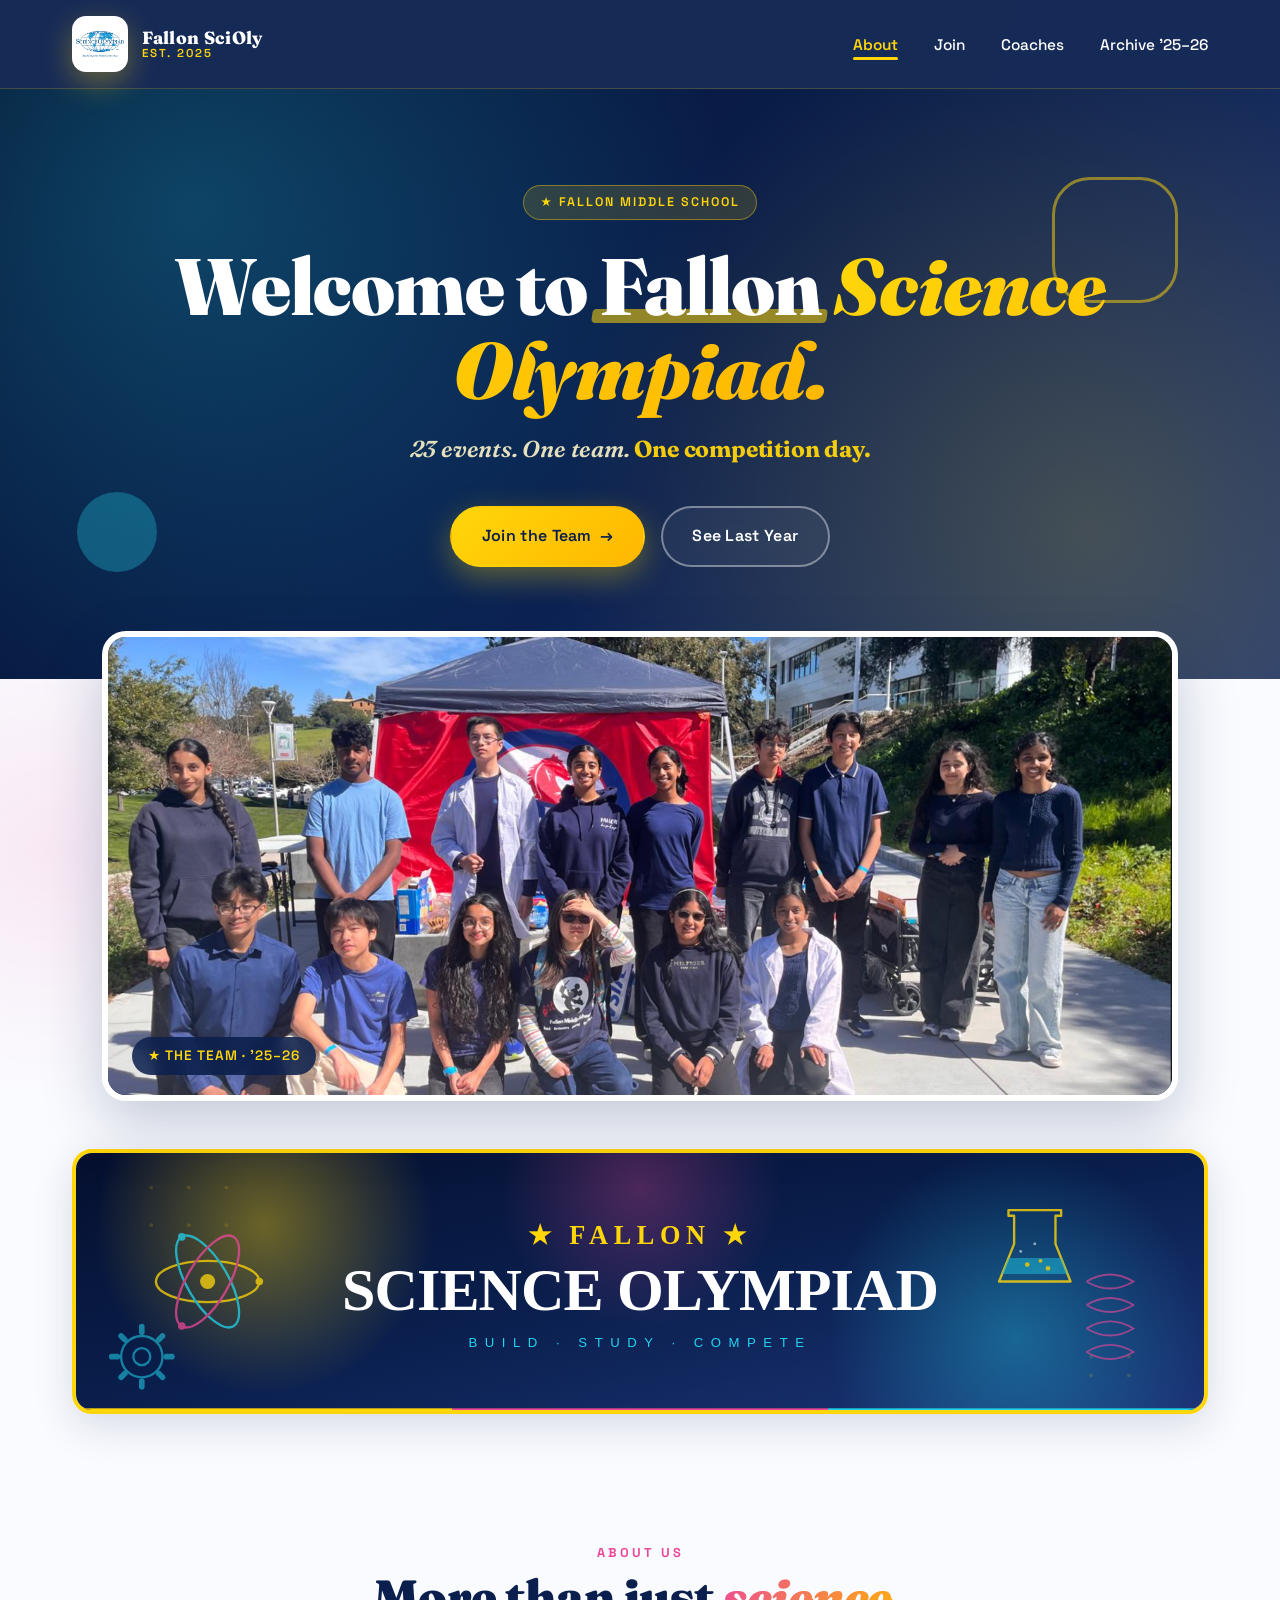
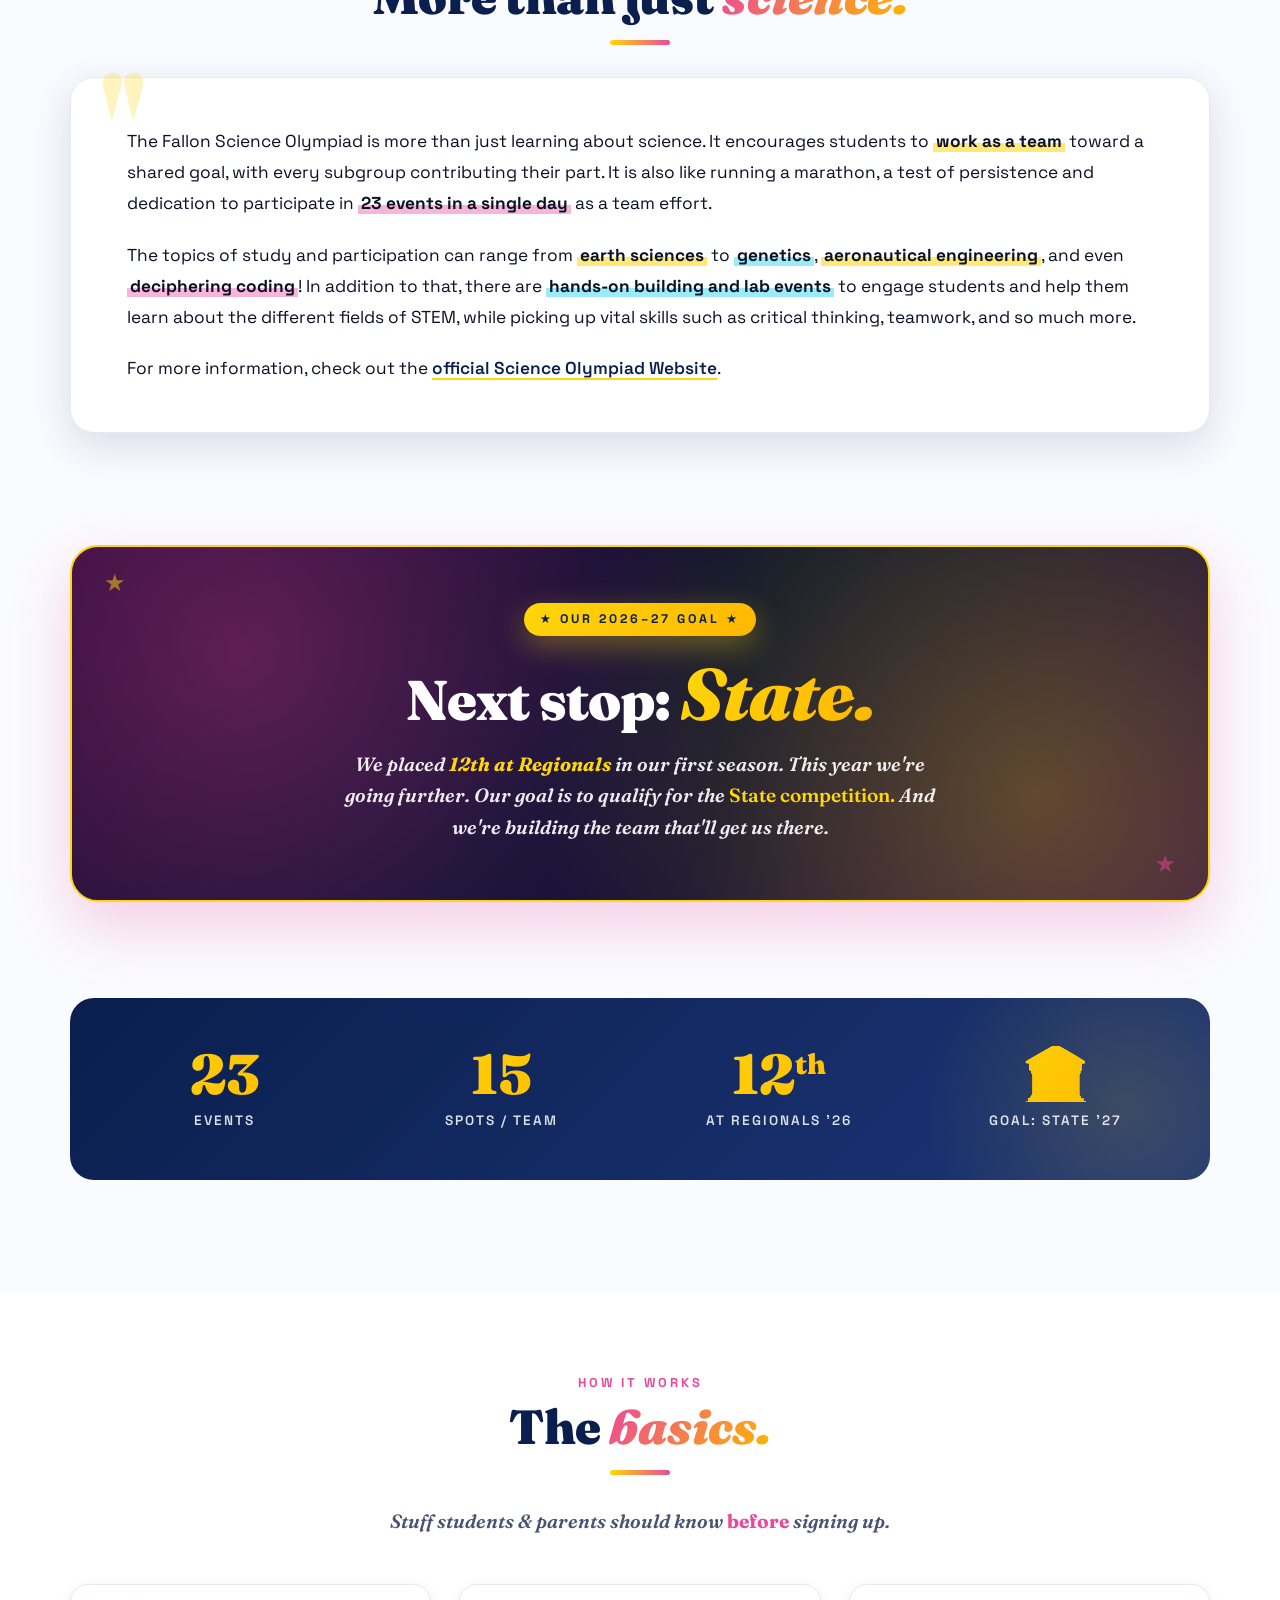
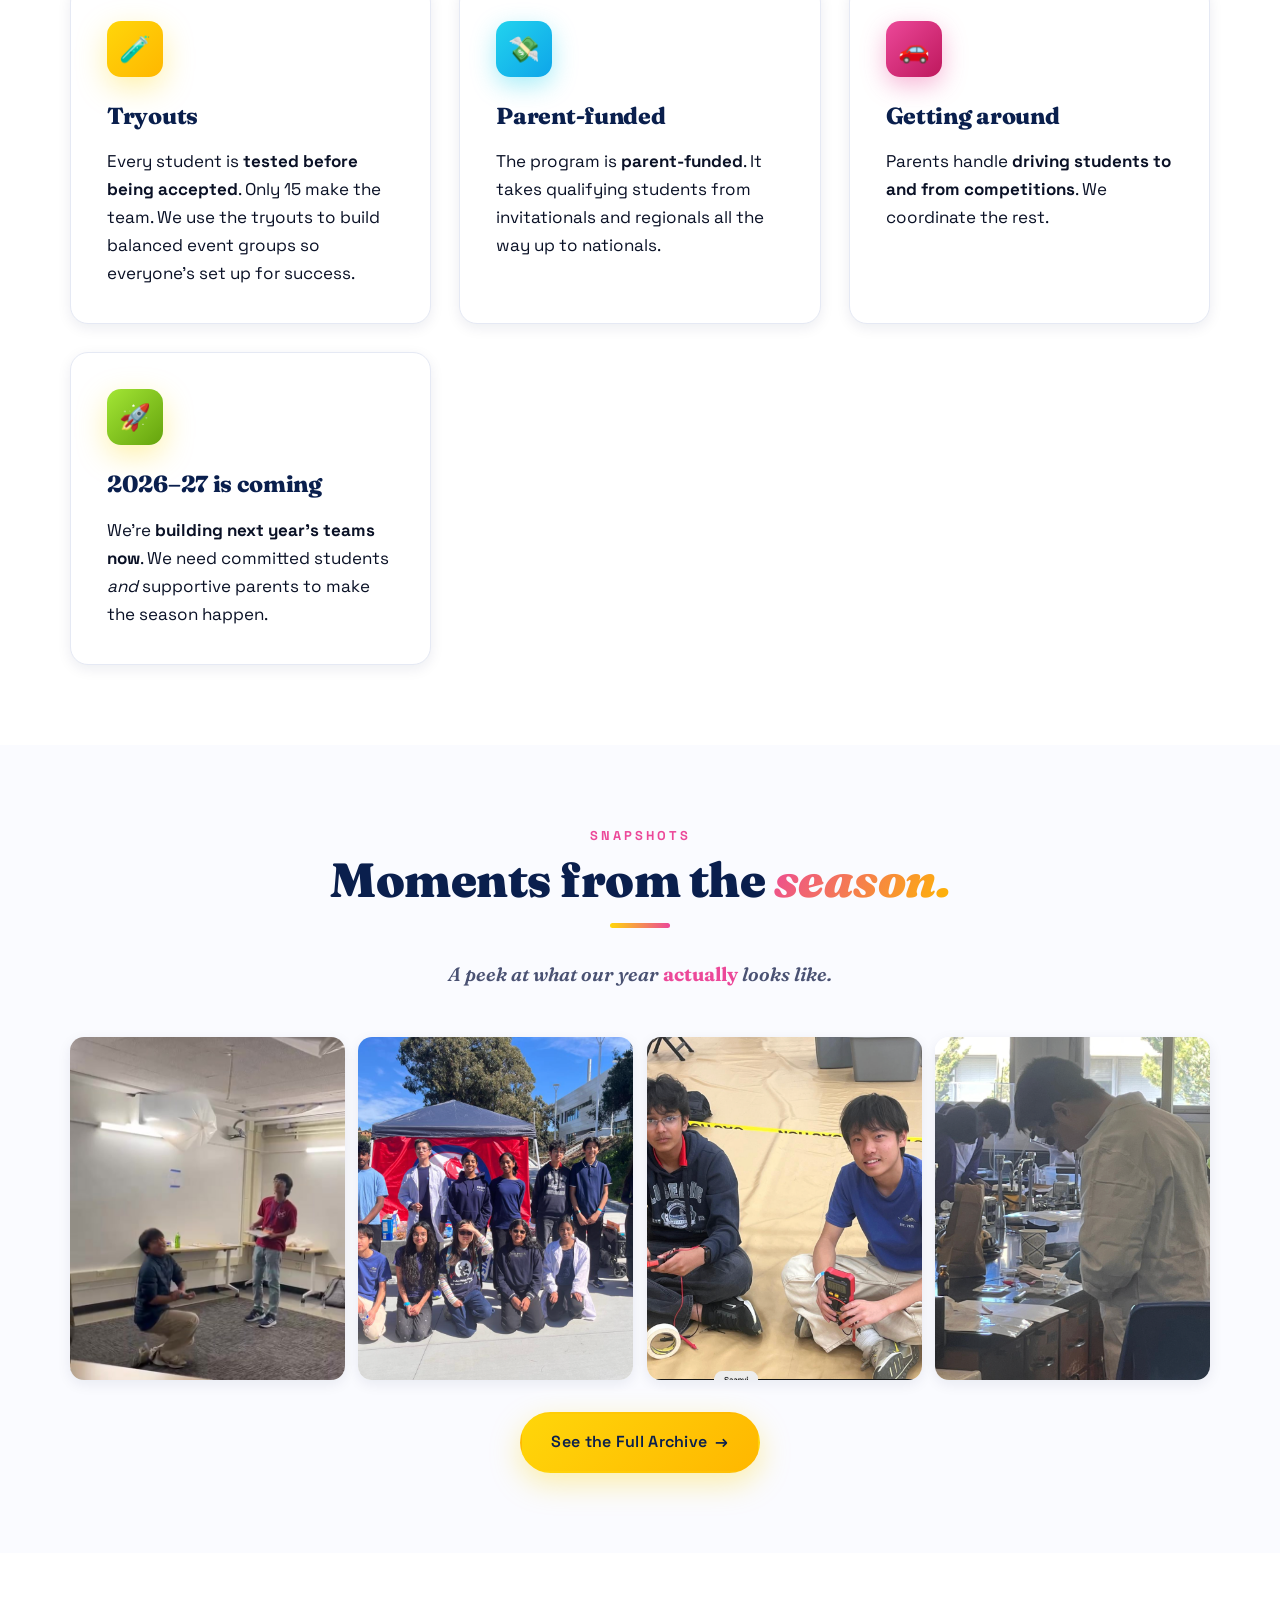
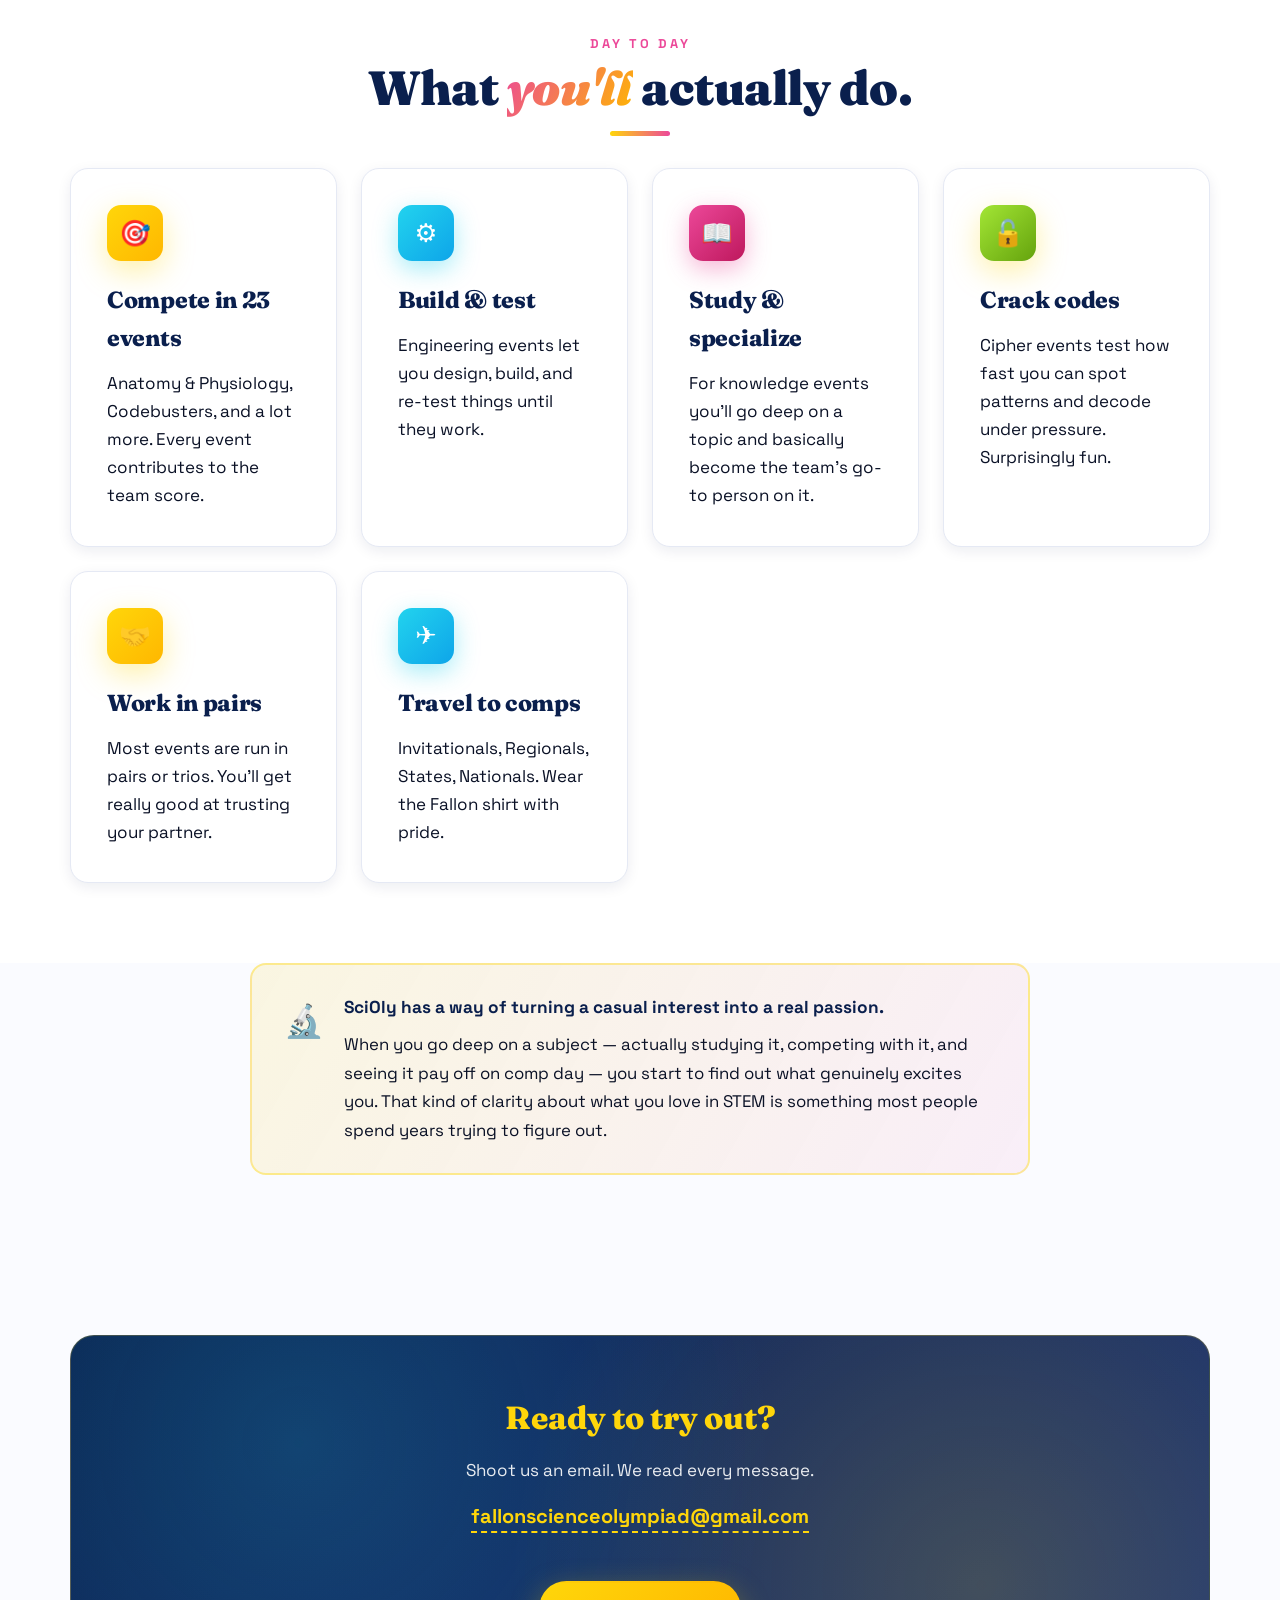
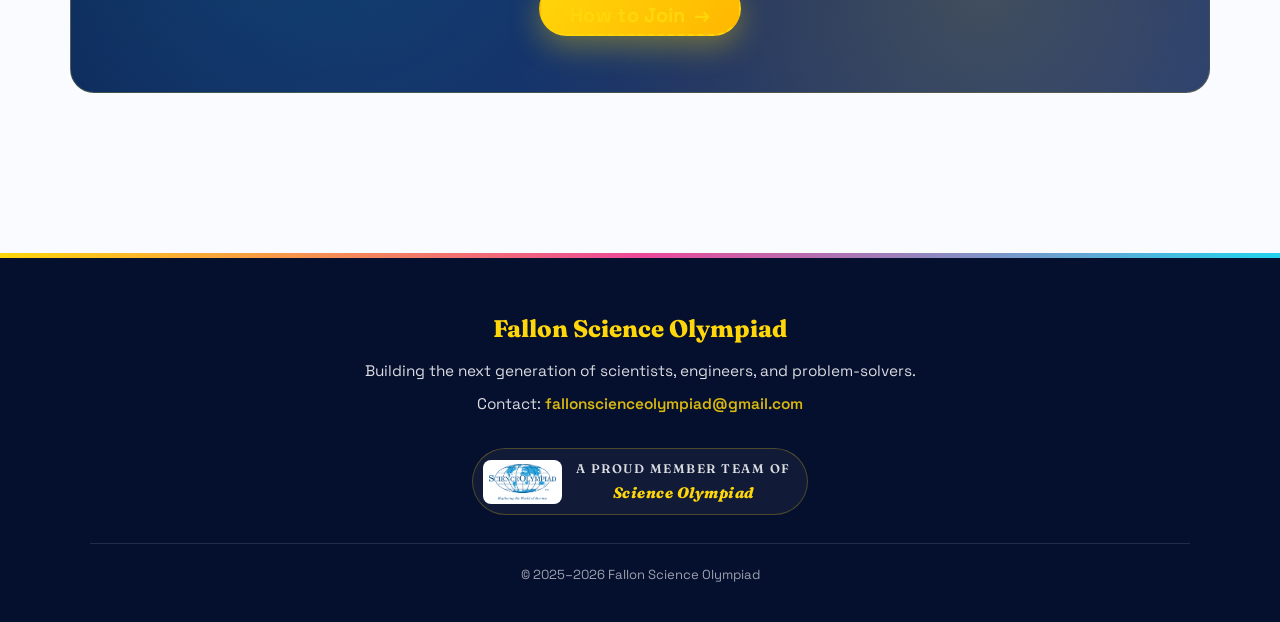
<file: index.html>
<!DOCTYPE html>
<html lang="en">
<head>
  <meta charset="UTF-8" />
  <meta name="viewport" content="width=device-width, initial-scale=1.0" />
  <title>Fallon Science Olympiad: Build. Test. Compete.</title>
  <link rel="stylesheet" href="styles.css" />
</head>
<body>

  <!-- ===== NAV ===== -->
  <nav class="navbar">
    <div class="nav-container">
      <a href="index.html" class="nav-logo">
        <div class="nav-logo-mark"><img src="images/scioly_logo.png" alt="Science Olympiad" /></div>
        <div class="nav-logo-text">
          <strong>Fallon SciOly</strong>
          <span>Est. 2025</span>
        </div>
      </a>
      <ul class="nav-links">
        <li><a href="index.html" class="active">About</a></li>
        <li><a href="join.html">Join</a></li>
        <li><a href="coaches.html">Coaches</a></li>
        <li><a href="archive.html">Archive '25–26</a></li>
      </ul>
    </div>
  </nav>

  <!-- ===== HERO ===== -->
  <header class="hero">
    <div class="hero-content">
      <span class="hero-badge">★ Fallon Middle School</span>
      <h1>
        Welcome to
        <span class="underline">Fallon</span>
        <span class="accent">Science Olympiad.</span>
      </h1>
      <p class="tagline">
        23 events. One team. <em>One competition day.</em>
      </p>
      <div class="hero-cta">
        <a href="join.html" class="btn btn-primary btn-arrow">Join the Team</a>
        <a href="archive.html" class="btn btn-outline">See Last Year</a>
      </div>
    </div>
  </header>

  <!-- ===== HERO PHOTO FEATURE ===== -->
  <div class="hero-photo-feature">
    <div class="frame">
      <img src="images/team_group_photo.png" alt="Fallon Science Olympiad team at competition" />
      <div class="caption">★ The Team · '25–26</div>
    </div>
  </div>

  <!-- ===== OFFICIAL-STYLE BANNER ===== -->
  <div class="scioly-banner">
    <div class="banner-frame">
      <img src="images/scioly_banner.svg" alt="Fallon Science Olympiad: Build · Study · Compete" />
    </div>
  </div>

  <!-- ===== STORY ===== -->
  <section class="section">
    <div class="container">
      <span class="section-eyebrow">About us</span>
      <h2 class="section-title">More than just <span class="squiggle">science.</span></h2>
      <div class="divider"></div>

      <div class="story-card">
        <p>
          The Fallon Science Olympiad is more than just learning about science.
          It encourages students to <span class="highlight">work as a team</span>
          toward a shared goal, with every subgroup contributing their part.
          It is also like running a marathon, a test of persistence and
          dedication to participate in <span class="highlight-pink">23 events in a single day</span>
          as a team effort.
        </p>
        <p>
          The topics of study and participation can range from
          <span class="highlight">earth sciences</span> to
          <span class="highlight-cyan">genetics</span>,
          <span class="highlight">aeronautical engineering</span>,
          and even <span class="highlight-pink">deciphering coding</span>!
          In addition to that, there are
          <span class="highlight-cyan">hands-on building and lab events</span>
          to engage students and help them learn about the different fields of STEM,
          while picking up vital skills such as critical thinking, teamwork,
          and so much more.
        </p>
        <p>
          For more information, check out the
          <a href="https://www.soinc.org/" target="_blank" rel="noopener" class="text-link">
            official Science Olympiad Website</a>.
        </p>
      </div>
    </div>
  </section>

  <!-- ===== STATE GOAL BANNER ===== -->
  <section class="section" style="padding-top: 0; padding-bottom: 2rem;">
    <div class="container">
      <div class="competitive-banner">
        <span class="spotlight">★ Our 2026–27 goal ★</span>
        <h2>Next stop: <span class="number">State.</span></h2>
        <p class="sub">
          We placed <strong style="color: var(--gold);">12th at Regionals</strong> in our
          first season. This year we're going further. Our goal is to qualify for
          the <em style="color: var(--gold); font-style: normal;">State competition.</em>
          And we're building the team that'll get us there.
        </p>
      </div>
    </div>
  </section>

  <!-- ===== STATS BANNER ===== -->
  <section class="section" style="padding-top: 0;">
    <div class="container">
      <div class="stats-banner">
        <div class="stat">
          <div class="num">23</div>
          <div class="label">Events</div>
        </div>
        <div class="stat">
          <div class="num">15</div>
          <div class="label">Spots / Team</div>
        </div>
        <div class="stat">
          <div class="num">12<sup style="font-size: 0.5em;">th</sup></div>
          <div class="label">at Regionals '26</div>
        </div>
        <div class="stat">
          <div class="num">🏛️</div>
          <div class="label">Goal: State '27</div>
        </div>
      </div>
    </div>
  </section>

  <!-- ===== HOW IT WORKS ===== -->
  <section class="section" style="background: var(--surface);">
    <div class="container">
      <span class="section-eyebrow">How it works</span>
      <h2 class="section-title">The <span class="squiggle">basics.</span></h2>
      <div class="divider"></div>
      <p class="section-subtitle">Stuff students &amp; parents should know <em>before</em> signing up.</p>

      <div class="grid-2">
        <div class="card">
          <div class="card-icon">🧪</div>
          <h3>Tryouts</h3>
          <p>
            Every student is <strong>tested before being accepted</strong>. Only 15 make
            the team. We use the tryouts to build balanced event groups so everyone's
            set up for success.
          </p>
        </div>

        <div class="card alt-1">
          <div class="card-icon">💸</div>
          <h3>Parent-funded</h3>
          <p>
            The program is <strong>parent-funded</strong>. It takes qualifying students
            from invitationals and regionals all the way up to nationals.
          </p>
        </div>

        <div class="card alt-2">
          <div class="card-icon">🚗</div>
          <h3>Getting around</h3>
          <p>
            Parents handle <strong>driving students to and from competitions</strong>.
            We coordinate the rest.
          </p>
        </div>

        <div class="card alt-3">
          <div class="card-icon">🚀</div>
          <h3>2026–27 is coming</h3>
          <p>
            We're <strong>building next year's teams now</strong>. We need committed
            students <em>and</em> supportive parents to make the season happen.
          </p>
        </div>
      </div>
    </div>
  </section>

  <!-- ===== PHOTO STRIP — MOMENTS ===== -->
  <section class="section">
    <div class="container">
      <span class="section-eyebrow">Snapshots</span>
      <h2 class="section-title">Moments from the <span class="squiggle">season.</span></h2>
      <div class="divider"></div>
      <p class="section-subtitle">A peek at what our year <em>actually</em> looks like.</p>

      <div class="photo-strip">
        <div class="gallery-item">
          <img src="images/wright_stuff.jpg" alt="Wright Stuff event" />
        </div>
        <div class="gallery-item">
          <img src="images/team_group_photo.png" alt="Full Fallon Science Olympiad team in front of the red banner" />
        </div>
        <div class="gallery-item">
          <img src="images/circuits_2boyssmiling.png" alt="Two team members at the circuits event" />
        </div>
        <div class="gallery-item">
          <img src="images/chem_lab.png" alt="Student in lab coat working at the chemistry bench" />
        </div>
      </div>

      <p class="text-center mt-4">
        <a href="archive.html" class="btn btn-primary btn-arrow">See the Full Archive</a>
      </p>
    </div>
  </section>

  <!-- ===== WHAT YOU'LL DO ===== -->
  <section class="section" style="background: var(--surface);">
    <div class="container">
      <span class="section-eyebrow">Day to day</span>
      <h2 class="section-title">What <span class="squiggle">you'll</span> actually do.</h2>
      <div class="divider"></div>

      <div class="grid-3">
        <div class="card">
          <div class="card-icon">🎯</div>
          <h3>Compete in 23 events</h3>
          <p>Anatomy &amp; Physiology, Codebusters, and a lot more. Every event contributes to the team score.</p>
        </div>

        <div class="card alt-1">
          <div class="card-icon">⚙️</div>
          <h3>Build &amp; test</h3>
          <p>Engineering events let you design, build, and re-test things until they work.</p>
        </div>

        <div class="card alt-2">
          <div class="card-icon">📖</div>
          <h3>Study &amp; specialize</h3>
          <p>For knowledge events you'll go deep on a topic and basically become the team's go-to person on it.</p>
        </div>

        <div class="card alt-3">
          <div class="card-icon">🔓</div>
          <h3>Crack codes</h3>
          <p>Cipher events test how fast you can spot patterns and decode under pressure. Surprisingly fun.</p>
        </div>

        <div class="card">
          <div class="card-icon">🤝</div>
          <h3>Work in pairs</h3>
          <p>Most events are run in pairs or trios. You'll get really good at trusting your partner.</p>
        </div>

        <div class="card alt-1">
          <div class="card-icon">✈️</div>
          <h3>Travel to comps</h3>
          <p>Invitationals, Regionals, States, Nationals. Wear the Fallon shirt with pride.</p>
        </div>
      </div>
    </div>
  </section>

  <!-- ===== STEM PASSION BOX ===== -->
  <section class="section" style="padding-top: 0;">
    <div class="container">
      <div class="stem-passion-box">
        <div class="stem-passion-icon">🔬</div>
        <div class="stem-passion-text">
          <strong>SciOly has a way of turning a casual interest into a real passion.</strong>
          When you go deep on a subject — actually studying it, competing with it, and seeing
          it pay off on comp day — you start to find out what genuinely excites you.
          That kind of clarity about what you love in STEM is something most people
          spend years trying to figure out.
        </div>
      </div>
    </div>
  </section>

  <!-- ===== CTA ===== -->
  <section class="section">
    <div class="container">
      <div class="contact-block">
        <h3>Ready to try out?</h3>
        <p>Shoot us an email. We read every message.</p>
        <p style="margin-top: 1rem;">
          <a href="mailto:fallonscienceolympiad@gmail.com">fallonscienceolympiad@gmail.com</a>
        </p>
        <p style="margin-top: 2rem;">
          <a href="join.html" class="btn btn-primary btn-arrow">How to Join</a>
        </p>
      </div>
    </div>
  </section>

  <!-- ===== FOOTER ===== -->
  <footer>
    <div class="footer-content">
      <h4>Fallon Science Olympiad</h4>
      <p>Building the next generation of scientists, engineers, and problem-solvers.</p>
      <p>Contact: <a href="mailto:fallonscienceolympiad@gmail.com">fallonscienceolympiad@gmail.com</a></p>
      <!-- Footer affiliation badge -->
      <div class="affiliation" style="margin-top: 1.5rem;">
        <img src="images/scioly_logo.png" alt="Science Olympiad" onerror="this.style.display='none'" />
        <span class="label">
          A proud member team of
          <strong>Science Olympiad</strong>
        </span>
      </div>
      <div class="divider-line"></div>
      <p class="copyright">&copy; 2025–2026 Fallon Science Olympiad</p>
    </div>
  </footer>

</body>
</html>
</file>
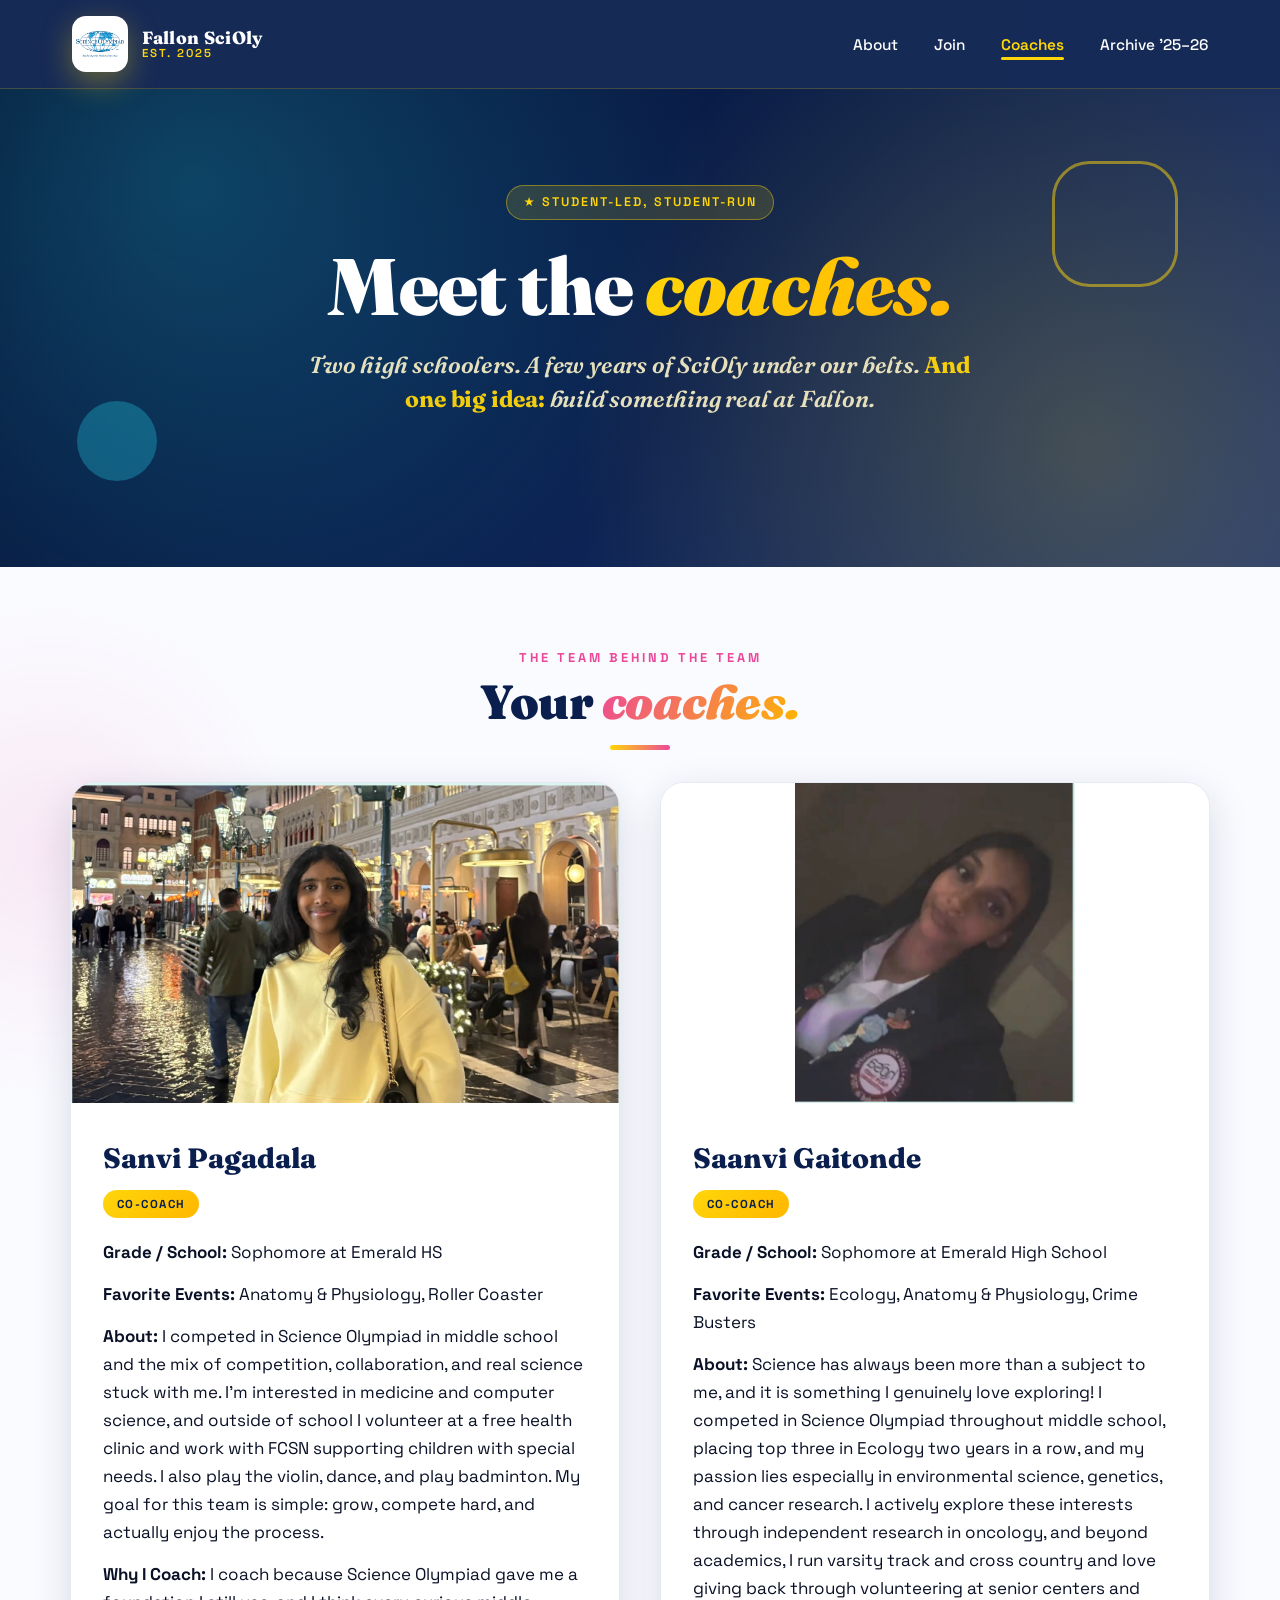
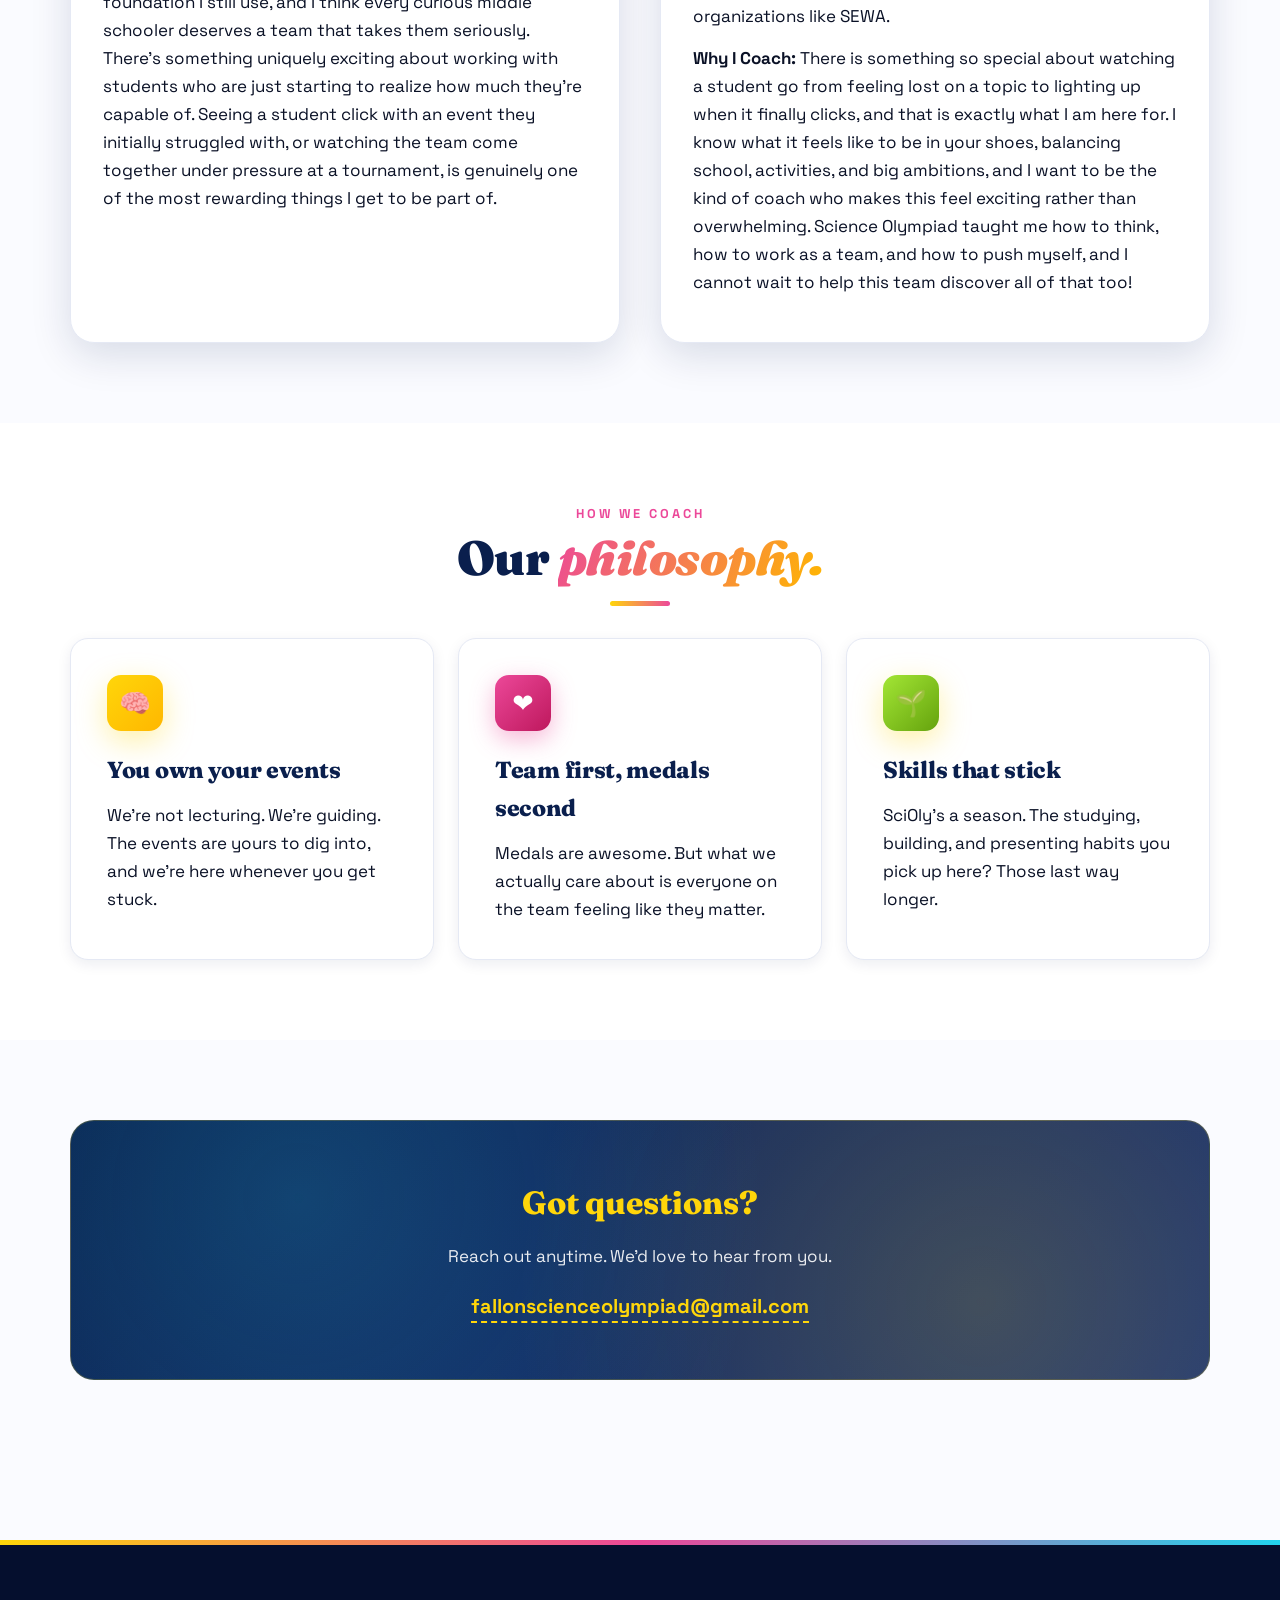
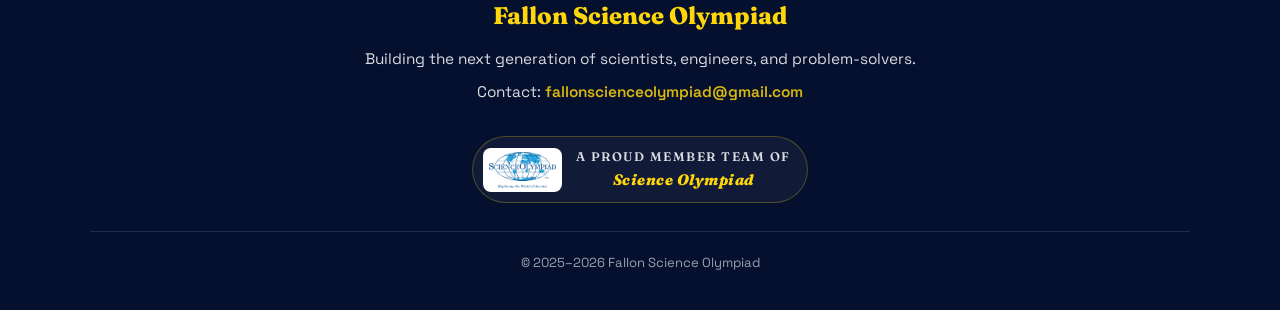
<file: coaches.html>
<!DOCTYPE html>
<html lang="en">
<head>
  <meta charset="UTF-8" />
  <meta name="viewport" content="width=device-width, initial-scale=1.0" />
  <title>Meet the Coaches | Fallon Science Olympiad</title>
  <link rel="stylesheet" href="styles.css" />
</head>
<body>

  <!-- ===== NAV ===== -->
  <nav class="navbar">
    <div class="nav-container">
      <a href="index.html" class="nav-logo">
        <div class="nav-logo-mark"><img src="images/scioly_logo.png" alt="Science Olympiad" /></div>
        <div class="nav-logo-text">
          <strong>Fallon SciOly</strong>
          <span>Est. 2025</span>
        </div>
      </a>
      <ul class="nav-links">
        <li><a href="index.html">About</a></li>
        <li><a href="join.html">Join</a></li>
        <li><a href="coaches.html" class="active">Coaches</a></li>
        <li><a href="archive.html">Archive '25–26</a></li>
      </ul>
    </div>
  </nav>

  <!-- ===== HERO ===== -->
  <header class="hero">
    <div class="hero-content">
      <span class="hero-badge">★ Student-Led, Student-Run</span>
      <h1>
        Meet the
        <span class="accent">coaches.</span>
      </h1>
      <p class="tagline">
        Two high schoolers. A few years of SciOly under our belts.
        <em>And one big idea:</em> build something real at Fallon.
      </p>
    </div>
  </header>


  <!-- ===== COACH PROFILES ===== -->
  <section class="section">
    <div class="container">
      <span class="section-eyebrow">The Team Behind the Team</span>
      <h2 class="section-title">Your <span class="squiggle">coaches.</span></h2>
      <div class="divider"></div>

<div class="grid-2" style="gap: 2.5rem;">

        <!-- ========== COACH 1 ========== -->
        <div class="coach-card">
          <img src="images/coach1.png" alt="Sanvi Pagadala" class="coach-photo-img" />
          <div class="coach-info">
            <h3>Sanvi Pagadala</h3>
            <span class="role">Co-Coach</span>
            <p>
              <strong>Grade / School:</strong> Sophomore at Emerald HS
            </p>
            <p>
              <strong>Favorite Events:</strong> Anatomy &amp; Physiology, Roller Coaster
            </p>
            <p>
              <strong>About:</strong>
              I competed in Science Olympiad in middle school and the mix of competition,
              collaboration, and real science stuck with me. I'm interested in medicine
              and computer science, and outside of school I volunteer at a free health
              clinic and work with FCSN supporting children with special needs. I also
              play the violin, dance, and play badminton. My goal for this team is simple:
              grow, compete hard, and actually enjoy the process.
            </p>
            <p>
              <strong>Why I Coach:</strong>
              I coach because Science Olympiad gave me a foundation I still use, and I
              think every curious middle schooler deserves a team that takes them seriously.
              There's something uniquely exciting about working with students who are just
              starting to realize how much they're capable of. Seeing a student click with
              an event they initially struggled with, or watching the team come together
              under pressure at a tournament, is genuinely one of the most rewarding things
              I get to be part of.
            </p>
          </div>
        </div>

        <!-- ========== COACH 2 ========== -->
        <div class="coach-card">
          <img src="images/coach2.png" alt="Saanvi Gaitonde" class="coach-photo-img" style="object-fit: contain; background: var(--surface);" />
          <div class="coach-info">
            <h3>Saanvi Gaitonde</h3>
            <span class="role">Co-Coach</span>
            <p>
              <strong>Grade / School:</strong> Sophomore at Emerald High School
            </p>
            <p>
              <strong>Favorite Events:</strong> Ecology, Anatomy &amp; Physiology, Crime Busters
            </p>
            <p>
              <strong>About:</strong>
              Science has always been more than a subject to me, and it is something I
              genuinely love exploring! I competed in Science Olympiad throughout middle
              school, placing top three in Ecology two years in a row, and my passion lies
              especially in environmental science, genetics, and cancer research. I actively
              explore these interests through independent research in oncology, and beyond
              academics, I run varsity track and cross country and love giving back through
              volunteering at senior centers and organizations like SEWA.
            </p>
            <p>
              <strong>Why I Coach:</strong>
              There is something so special about watching a student go from feeling lost
              on a topic to lighting up when it finally clicks, and that is exactly what I
              am here for. I know what it feels like to be in your shoes, balancing school,
              activities, and big ambitions, and I want to be the kind of coach who makes
              this feel exciting rather than overwhelming. Science Olympiad taught me how
              to think, how to work as a team, and how to push myself, and I cannot wait
              to help this team discover all of that too!
            </p>
          </div>
        </div>

      </div>
    </div>
  </section>


  <!-- ===== COACHING PHILOSOPHY ===== -->
  <section class="section" style="background: var(--surface);">
    <div class="container">
      <span class="section-eyebrow">How We Coach</span>
      <h2 class="section-title">Our <span class="squiggle">philosophy.</span></h2>
      <div class="divider"></div>

      <div class="grid-3">
        <div class="card">
          <div class="card-icon">🧠</div>
          <h3>You own your events</h3>
          <p>
            We're not lecturing. We're guiding. The events are yours to dig into,
            and we're here whenever you get stuck.
          </p>
        </div>

        <div class="card alt-2">
          <div class="card-icon">❤️</div>
          <h3>Team first, medals second</h3>
          <p>
            Medals are awesome. But what we actually care about is everyone on
            the team feeling like they matter.
          </p>
        </div>

        <div class="card alt-3">
          <div class="card-icon">🌱</div>
          <h3>Skills that stick</h3>
          <p>
            SciOly's a season. The studying, building, and presenting habits you
            pick up here? Those last way longer.
          </p>
        </div>
      </div>
    </div>
  </section>

  <!-- ===== CONTACT ===== -->
  <section class="section">
    <div class="container">
      <div class="contact-block">
        <h3>Got questions?</h3>
        <p>Reach out anytime. We'd love to hear from you.</p>
        <p style="margin-top: 1.25rem;">
          <a href="mailto:fallonscienceolympiad@gmail.com">fallonscienceolympiad@gmail.com</a>
        </p>
      </div>
    </div>
  </section>

  <!-- ===== FOOTER ===== -->
  <footer>
    <div class="footer-content">
      <h4>Fallon Science Olympiad</h4>
      <p>Building the next generation of scientists, engineers, and problem-solvers.</p>
      <p>Contact: <a href="mailto:fallonscienceolympiad@gmail.com">fallonscienceolympiad@gmail.com</a></p>
      <div class="affiliation" style="margin-top: 1.5rem;">
        <img src="images/scioly_logo.png" alt="Science Olympiad" onerror="this.style.display='none'" />
        <span class="label">
          A proud member team of
          <strong>Science Olympiad</strong>
        </span>
      </div>
      <div class="divider-line"></div>
      <p class="copyright">&copy; 2025–2026 Fallon Science Olympiad</p>
    </div>
  </footer>

</body>
</html>
</file>
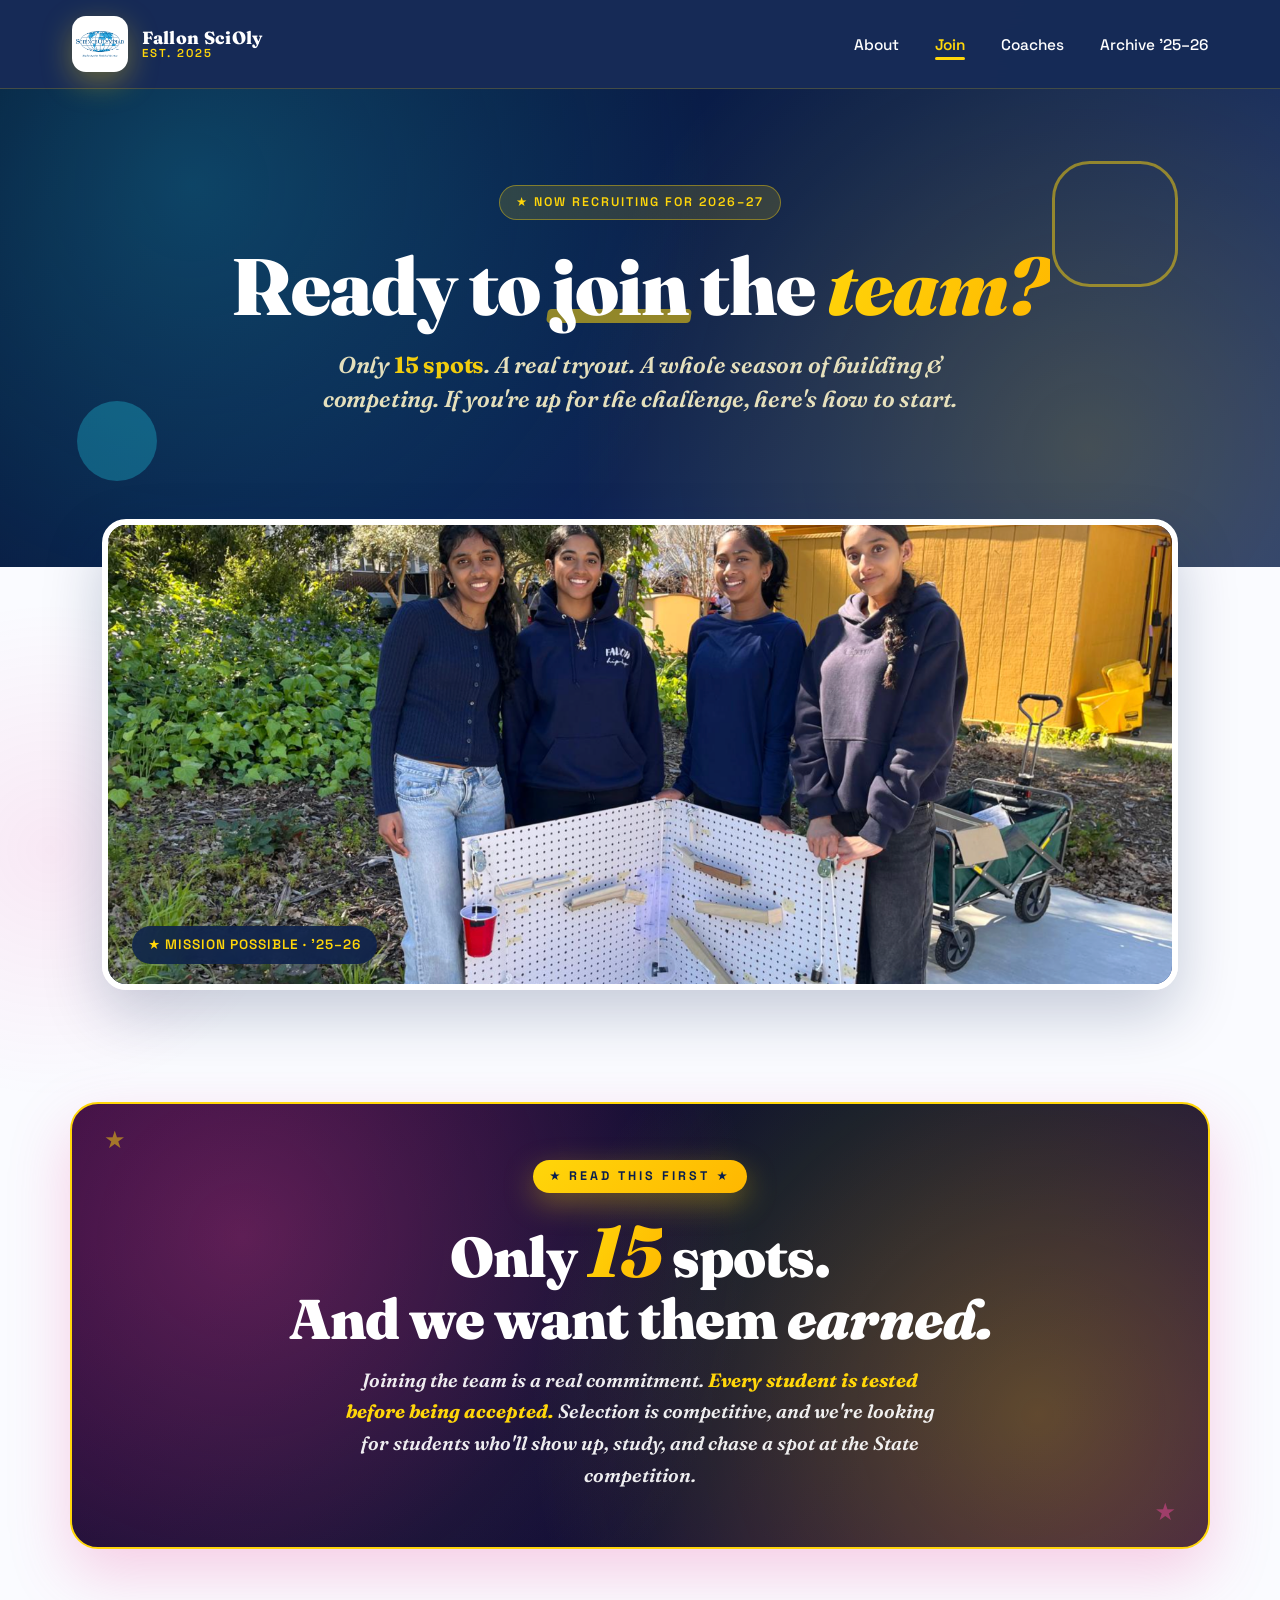
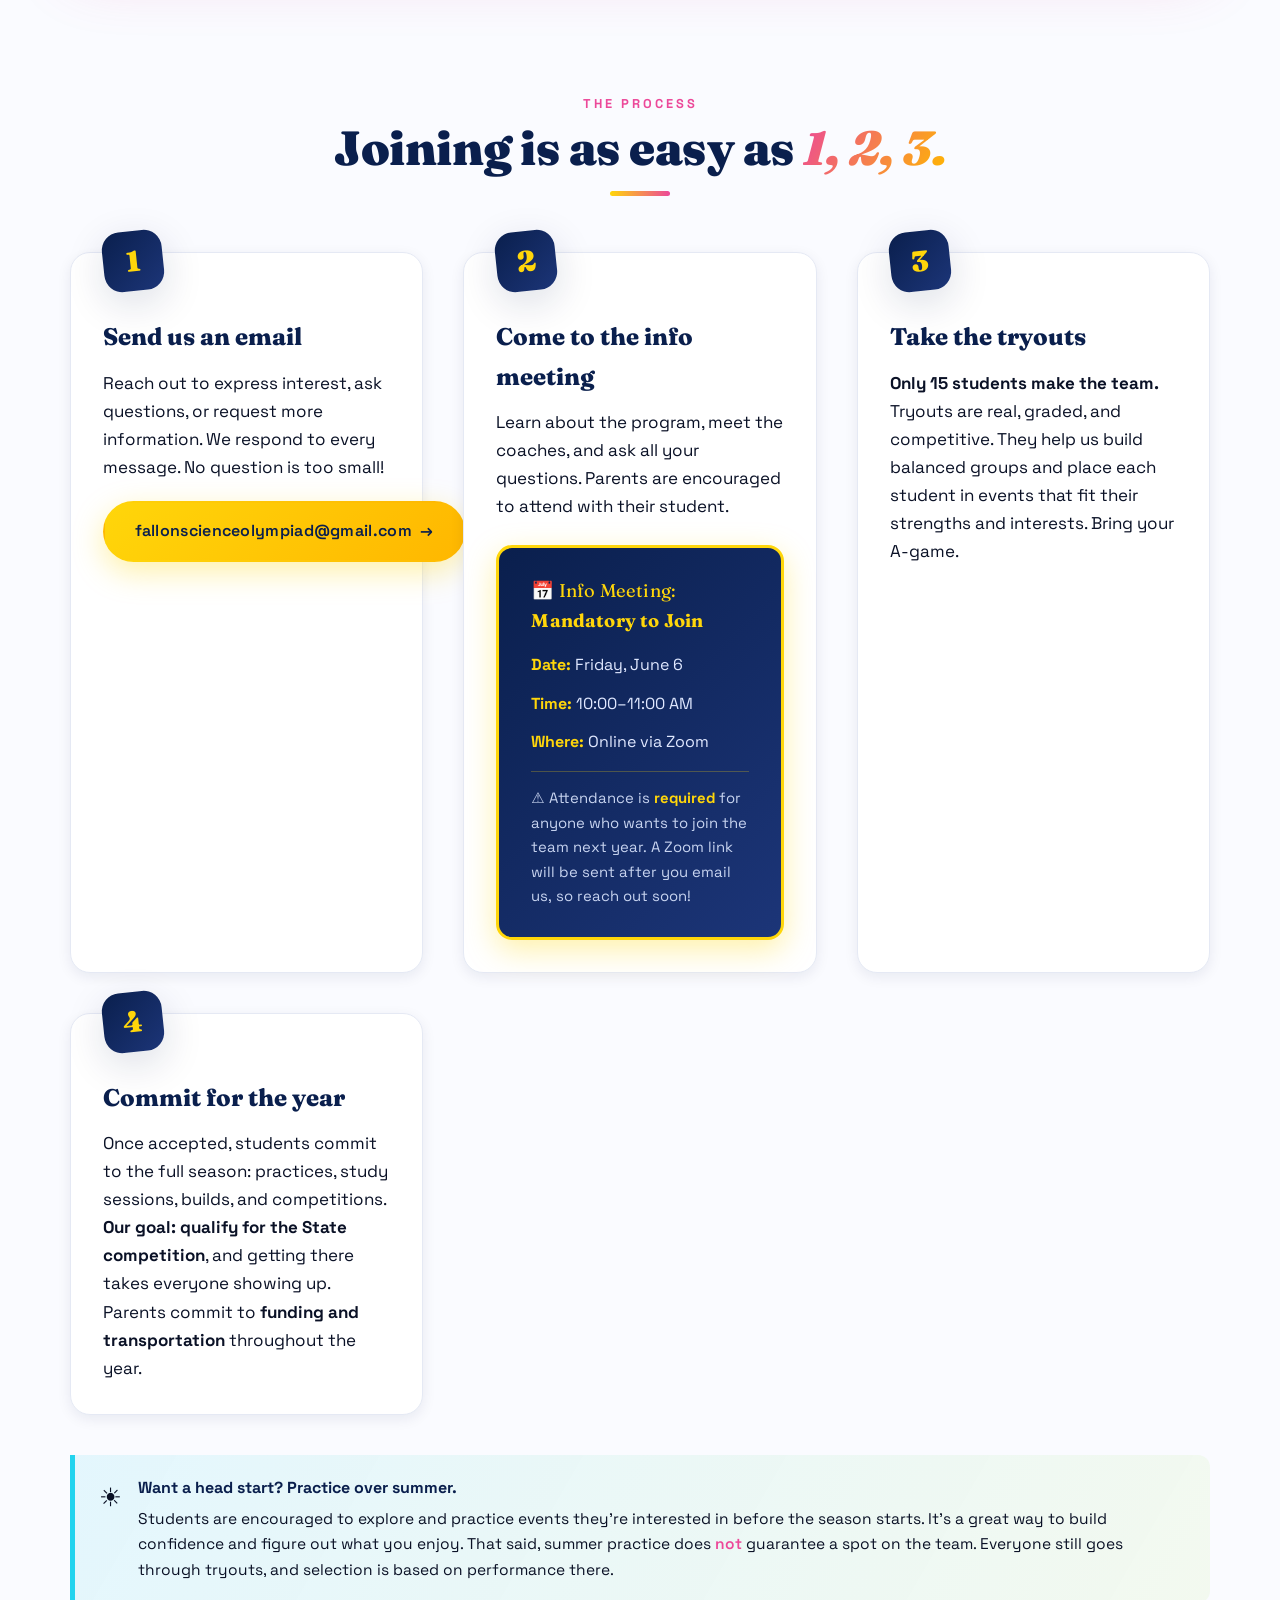
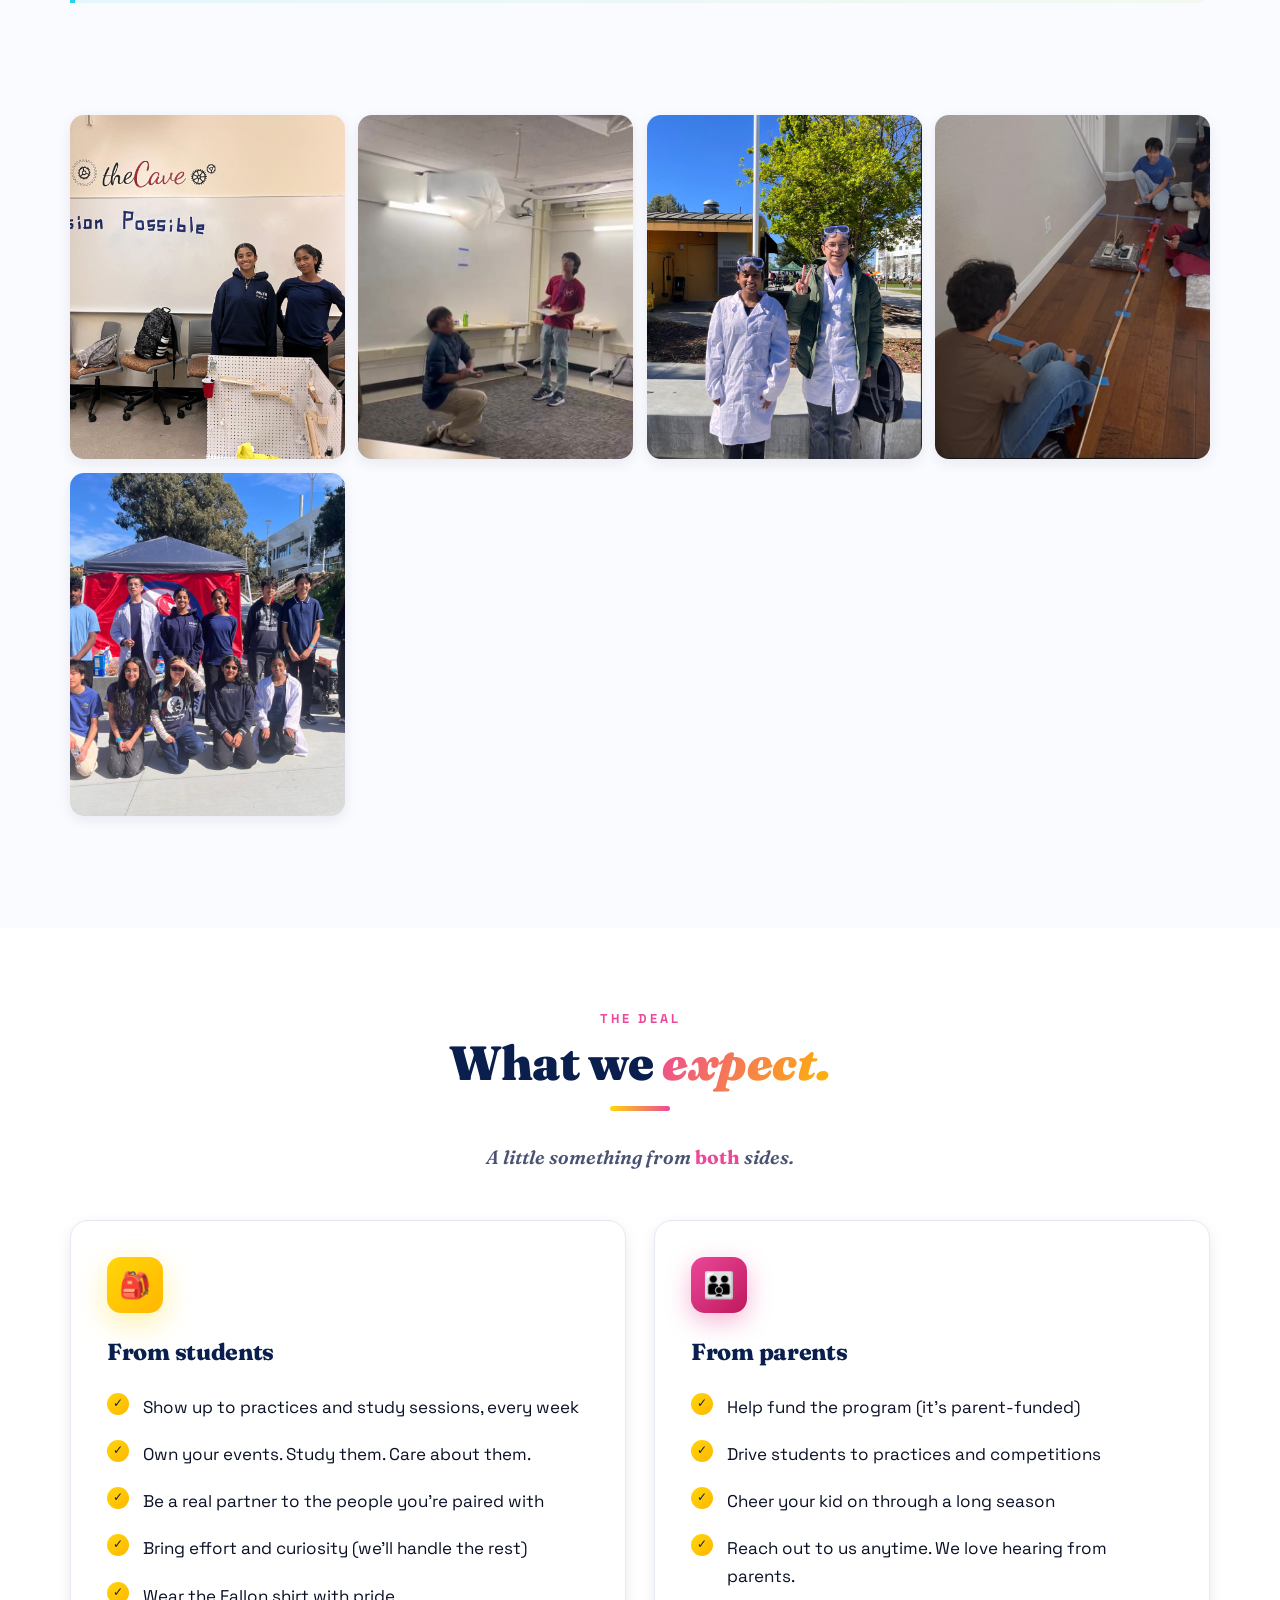
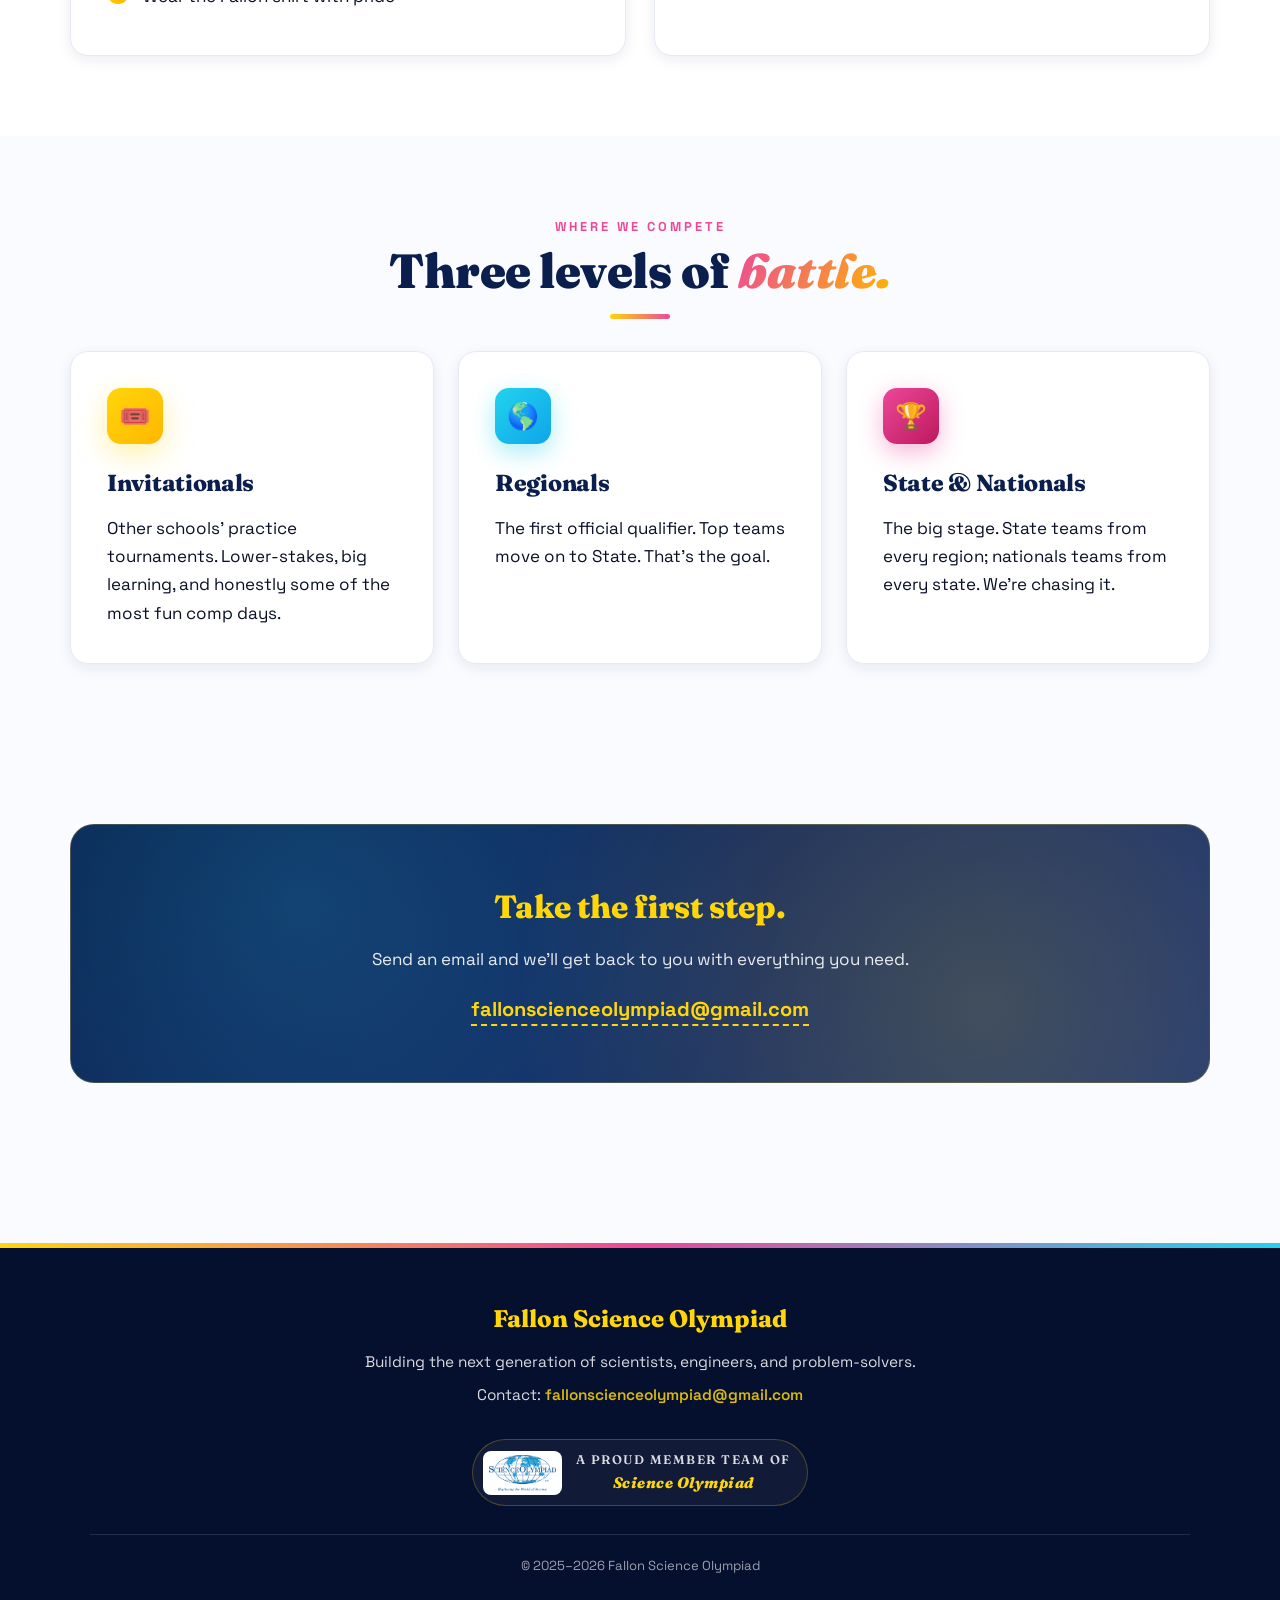
<file: join.html>
<!DOCTYPE html>
<html lang="en">
<head>
  <meta charset="UTF-8" />
  <meta name="viewport" content="width=device-width, initial-scale=1.0" />
  <title>How to Join | Fallon Science Olympiad</title>
  <link rel="stylesheet" href="styles.css" />
</head>
<body>

  <!-- ===== NAV ===== -->
  <nav class="navbar">
    <div class="nav-container">
      <a href="index.html" class="nav-logo">
        <div class="nav-logo-mark"><img src="images/scioly_logo.png" alt="Science Olympiad" /></div>
        <div class="nav-logo-text">
          <strong>Fallon SciOly</strong>
          <span>Est. 2025</span>
        </div>
      </a>
      <ul class="nav-links">
        <li><a href="index.html">About</a></li>
        <li><a href="join.html" class="active">Join</a></li>
        <li><a href="coaches.html">Coaches</a></li>
        <li><a href="archive.html">Archive '25–26</a></li>
      </ul>
    </div>
  </nav>

  <!-- ===== HERO ===== -->
  <header class="hero">
    <div class="hero-content">
      <span class="hero-badge">★ Now Recruiting for 2026–27</span>
      <h1>
        Ready to <span class="underline">join</span> the
        <span class="accent">team?</span>
      </h1>
      <p class="tagline">
        Only <em>15 spots</em>. A real tryout. A whole season of building &amp; competing.
        If you're up for the challenge, here's how to start.
      </p>
    </div>
  </header>

  <!-- ===== HERO PHOTO FEATURE ===== -->
  <div class="hero-photo-feature">
    <div class="frame">
      <img src="images/mission_possible_thecave.png" alt="Mission Possible team in front of the theCave whiteboard" />
      <div class="caption">★ Mission Possible · '25–26</div>
    </div>
  </div>

  <!-- ===== COMPETITIVE BANNER ===== -->
  <section class="section" style="padding-bottom: 2rem;">
    <div class="container">
      <div class="competitive-banner">
        <span class="spotlight">★ Read this first ★</span>
        <h2>Only <span class="number">15</span> spots. <br />And we want them <em style="font-style: italic;">earned.</em></h2>
        <p class="sub">
          Joining the team is a real commitment. <strong style="color: var(--gold);">Every student is tested
          before being accepted.</strong> Selection is competitive, and we're looking for
          students who'll show up, study, and chase a spot at the State competition.
        </p>
      </div>
    </div>
  </section>

  <!-- ===== STEPS ===== -->
  <section class="section">
    <div class="container">
      <span class="section-eyebrow">The Process</span>
      <h2 class="section-title">Joining is as easy as <span class="squiggle">1, 2, 3.</span></h2>
      <div class="divider"></div>

      <div class="grid-2" style="gap: 2.5rem; margin-top: 3.5rem;">

        <div class="step-card">
          <div class="step-number">1</div>
          <h3>Send us an email</h3>
          <p>
            Reach out to express interest, ask questions, or request more
            information. We respond to every message. No question is too small!
          </p>
          <p style="margin-top: 1.25rem;">
            <a href="mailto:fallonscienceolympiad@gmail.com" class="btn btn-primary btn-arrow">
              fallonscienceolympiad@gmail.com
            </a>
          </p>
        </div>

        <div class="step-card">
          <div class="step-number">2</div>
          <h3>Come to the info meeting</h3>
          <p>
            Learn about the program, meet the coaches, and ask all your questions.
            Parents are encouraged to attend with their student.
          </p>
          <div class="meeting-callout">
            <div class="meeting-callout-header">📅 Info Meeting: <strong>Mandatory to Join</strong></div>
            <div class="meeting-callout-details">
              <span class="meeting-detail"><strong>Date:</strong> Friday, June 6</span>
              <span class="meeting-detail"><strong>Time:</strong> 10:00–11:00 AM</span>
              <span class="meeting-detail"><strong>Where:</strong> Online via Zoom</span>
            </div>
            <p class="meeting-callout-note">
              ⚠️ Attendance is <strong>required</strong> for anyone who wants to join the team next year.
              A Zoom link will be sent after you email us, so reach out soon!
            </p>
          </div>
        </div>

        <div class="step-card">
          <div class="step-number">3</div>
          <h3>Take the tryouts</h3>
          <p>
            <strong>Only 15 students make the team.</strong> Tryouts are real,
            graded, and competitive. They help us build balanced groups and
            place each student in events that fit their strengths and interests.
            Bring your A-game.
          </p>
        </div>

        <div class="step-card">
          <div class="step-number">4</div>
          <h3>Commit for the year</h3>
          <p>
            Once accepted, students commit to the full season: practices,
            study sessions, builds, and competitions. <strong>Our goal: qualify for
            the State competition</strong>, and getting there takes everyone showing up.
            Parents commit to <strong>funding and transportation</strong> throughout the year.
          </p>
        </div>

      </div>

      <!-- Summer tip -->
      <div class="summer-tip">
        <span class="summer-tip-icon">☀️</span>
        <div class="summer-tip-body">
          <strong>Want a head start? Practice over summer.</strong>
          Students are encouraged to explore and practice events they're interested in
          before the season starts. It's a great way to build confidence and figure out
          what you enjoy. That said, summer practice does <em>not</em> guarantee a spot on the team.
          Everyone still goes through tryouts, and selection is based on performance there.
        </div>
      </div>
    </div>
  </section>

  <!-- ===== PHOTO STRIP ===== -->
  <section class="section" style="padding-top: 0;">
    <div class="container">
      <div class="photo-strip">
        <div class="gallery-item">
          <img src="images/mission_possible_outdoor.png" alt="Mission Possible team outside with their pegboard build" />
        </div>
        <div class="gallery-item">
          <img src="images/wright_stuff.jpg" alt="Wright Stuff event" />
        </div>
        <div class="gallery-item">
          <img src="images/lab_coats_pair.png" alt="Two team members in lab coats and goggles outside the venue" />
        </div>
<div class="gallery-item">
          <img src="images/vehicle_test.png" alt="Hallway vehicle / scrambler testing at home" />
        </div>
        <div class="gallery-item">
          <img src="images/team_group_photo.png" alt="Full Fallon Science Olympiad team in front of the red banner" />
        </div>
      </div>
    </div>
  </section>

  <!-- ===== EXPECTATIONS ===== -->
  <section class="section" style="background: var(--surface);">
    <div class="container">
      <span class="section-eyebrow">The Deal</span>
      <h2 class="section-title">What we <span class="squiggle">expect.</span></h2>
      <div class="divider"></div>
      <p class="section-subtitle">A little something from <em>both</em> sides.</p>

      <div class="grid-2">
        <div class="card">
          <div class="card-icon">🎒</div>
          <h3>From students</h3>
          <ul class="feature-list">
            <li>Show up to practices and study sessions, every week</li>
            <li>Own your events. Study them. Care about them.</li>
            <li>Be a real partner to the people you're paired with</li>
            <li>Bring effort and curiosity (we'll handle the rest)</li>
            <li>Wear the Fallon shirt with pride</li>
          </ul>
        </div>

        <div class="card alt-2">
          <div class="card-icon">👪</div>
          <h3>From parents</h3>
          <ul class="feature-list">
            <li>Help fund the program (it's parent-funded)</li>
            <li>Drive students to practices and competitions</li>
            <li>Cheer your kid on through a long season</li>
            <li>Reach out to us anytime. We love hearing from parents.</li>
          </ul>
        </div>
      </div>
    </div>
  </section>

  <!-- ===== COMPETITION LEVELS ===== -->
  <section class="section">
    <div class="container">
      <span class="section-eyebrow">Where We Compete</span>
      <h2 class="section-title">Three levels of <span class="squiggle">battle.</span></h2>
      <div class="divider"></div>

      <div class="grid-3">
        <div class="card">
          <div class="card-icon">🎟️</div>
          <h3>Invitationals</h3>
          <p>Other schools' practice tournaments. Lower-stakes, big learning, and honestly some of the most fun comp days.</p>
        </div>

        <div class="card alt-1">
          <div class="card-icon">🌎</div>
          <h3>Regionals</h3>
          <p>The first official qualifier. Top teams move on to State. That's the goal.</p>
        </div>

        <div class="card alt-2">
          <div class="card-icon">🏆</div>
          <h3>State &amp; Nationals</h3>
          <p>The big stage. State teams from every region; nationals teams from every state. We're chasing it.</p>
        </div>
      </div>
    </div>
  </section>

  <!-- ===== CONTACT ===== -->
  <section class="section">
    <div class="container">
      <div class="contact-block">
        <h3>Take the first step.</h3>
        <p>Send an email and we'll get back to you with everything you need.</p>
        <p style="margin-top: 1.25rem;">
          <a href="mailto:fallonscienceolympiad@gmail.com">fallonscienceolympiad@gmail.com</a>
        </p>
      </div>
    </div>
  </section>

  <!-- ===== FOOTER ===== -->
  <footer>
    <div class="footer-content">
      <h4>Fallon Science Olympiad</h4>
      <p>Building the next generation of scientists, engineers, and problem-solvers.</p>
      <p>Contact: <a href="mailto:fallonscienceolympiad@gmail.com">fallonscienceolympiad@gmail.com</a></p>
      <div class="affiliation" style="margin-top: 1.5rem;">
        <img src="images/scioly_logo.png" alt="Science Olympiad" onerror="this.style.display='none'" />
        <span class="label">
          A proud member team of
          <strong>Science Olympiad</strong>
        </span>
      </div>
      <div class="divider-line"></div>
      <p class="copyright">&copy; 2025–2026 Fallon Science Olympiad</p>
    </div>
  </footer>

</body>
</html>
</file>
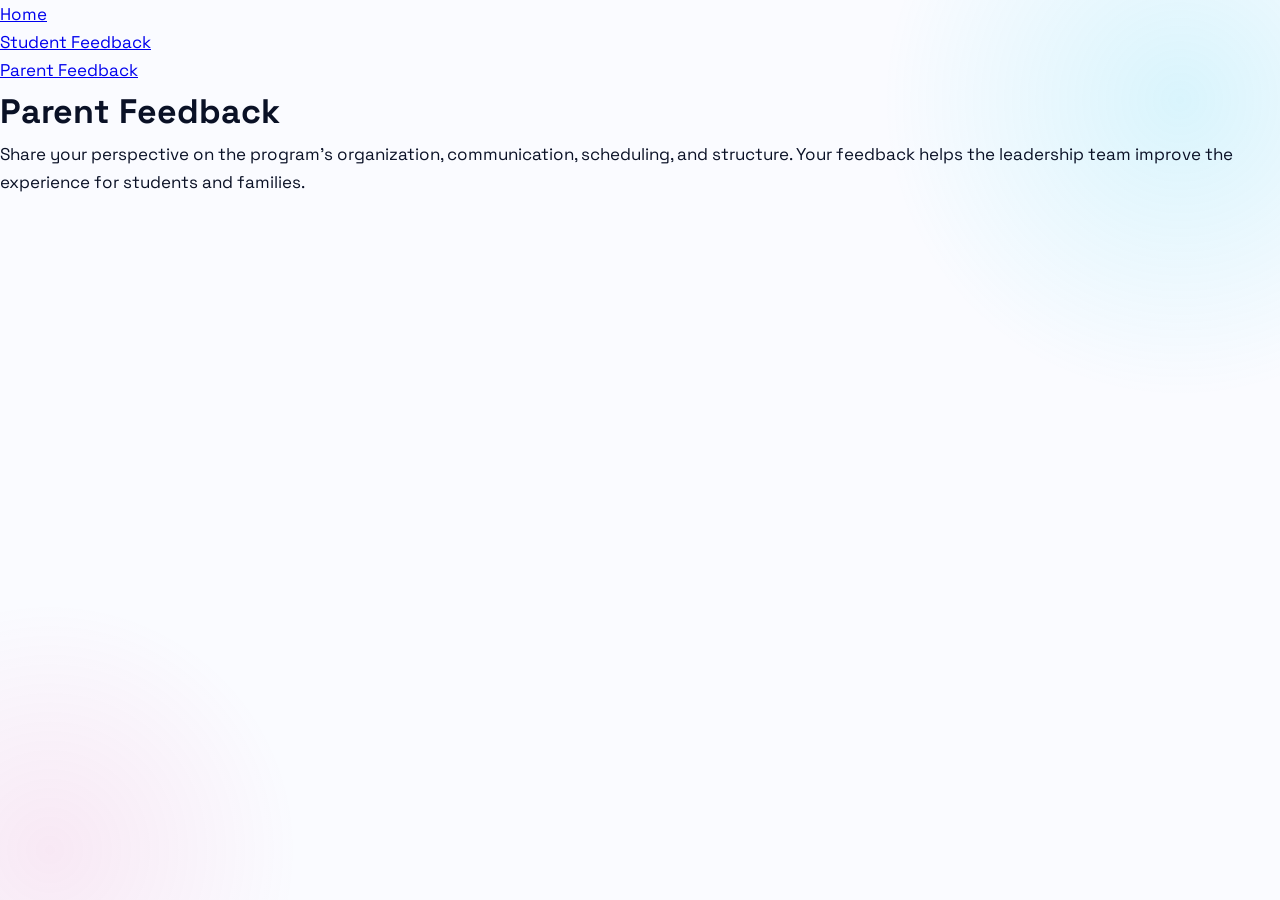
<file: parent-feedback.html>
<!DOCTYPE html>
<html lang="en">
<head>
  <meta charset="UTF-8">
  <meta name="viewport" content="width=device-width, initial-scale=1.0">
  <title>Parent Feedback — Science Olympiad</title>
  <link rel="stylesheet" href="styles.css">
</head>
<body>
  <nav>
    <ul>
      <li><a href="index.html">Home</a></li>
      <li><a href="student-feedback.html">Student Feedback</a></li>
      <li><a href="parent-feedback.html">Parent Feedback</a></li>
    </ul>
  </nav>

  <main>
    <h1>Parent Feedback</h1>

    <p>Share your perspective on the program’s organization, communication, scheduling, and structure. Your feedback helps the leadership team improve the experience for students and families.</p>

    <div class="form-embed">
      <!-- Replace the src below with your actual Parent Feedback Google Form embed URL -->
      <!-- In Google Forms: Share → Send → Embed HTML, copy the src from the iframe -->
      <iframe src="https://docs.google.com/forms/d/e/YOUR_PARENT_FORM_ID/viewform?embedded=true" frameborder="0" marginheight="0" marginwidth="0">Loading…</iframe>
    </div>
  </main>
</body>
</html>
</file>
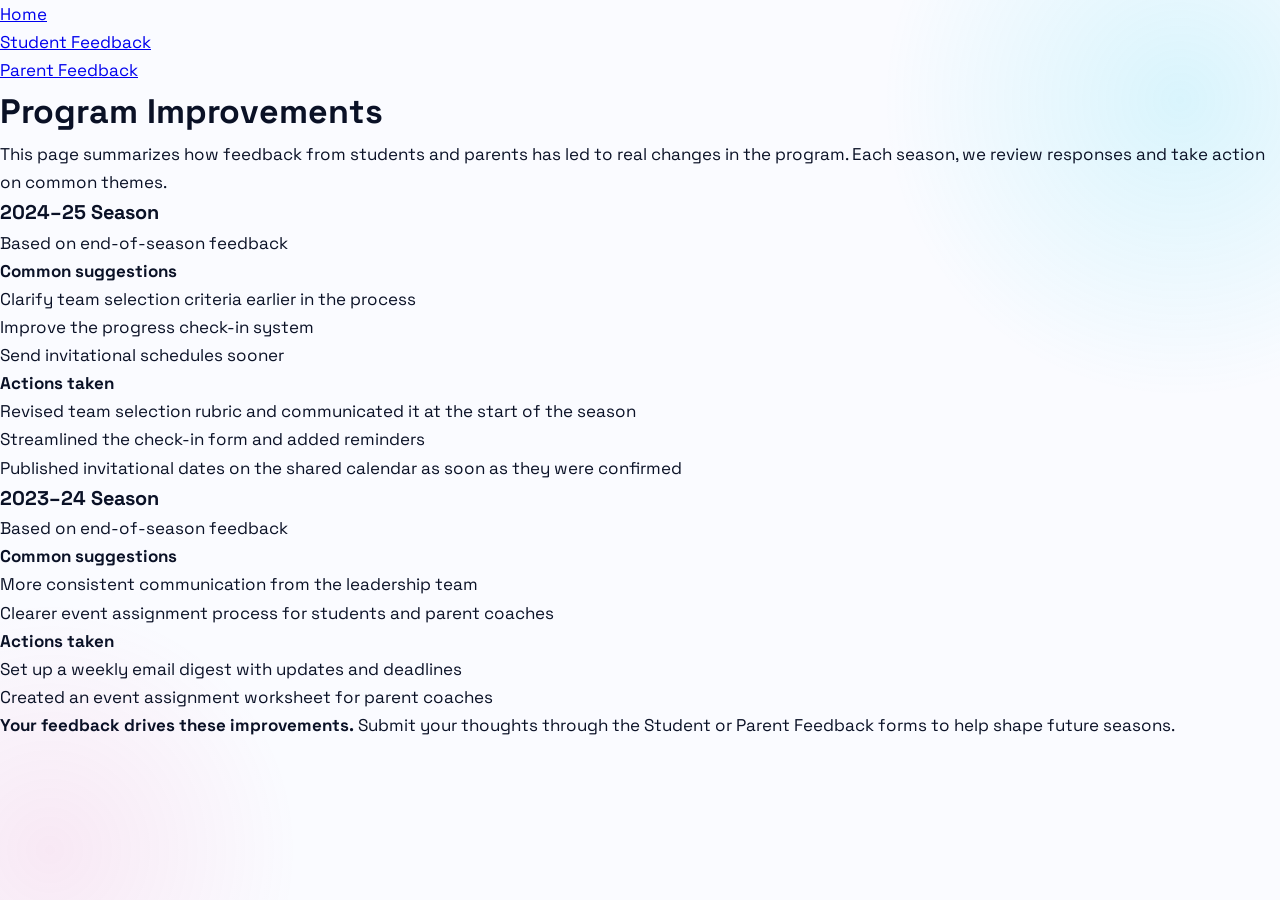
<file: program-improvements.html>
<!DOCTYPE html>
<html lang="en">
<head>
  <meta charset="UTF-8">
  <meta name="viewport" content="width=device-width, initial-scale=1.0">
  <title>Program Improvements — Science Olympiad</title>
  <link rel="stylesheet" href="styles.css">
</head>
<body>
  <nav>
    <ul>
      <li><a href="index.html">Home</a></li>
      <li><a href="student-feedback.html">Student Feedback</a></li>
      <li><a href="parent-feedback.html">Parent Feedback</a></li>
    </ul>
  </nav>

  <main>
    <h1>Program Improvements</h1>

    <p>This page summarizes how feedback from students and parents has led to real changes in the program. Each season, we review responses and take action on common themes.</p>

    <div class="season-list">
      <!-- Example: 2024–25 season. Add new season blocks each year. -->
      <section class="season-card">
        <h3>2024–25 Season</h3>
        <p class="text-muted">Based on end-of-season feedback</p>
        <h4>Common suggestions</h4>
        <ul>
          <li>Clarify team selection criteria earlier in the process</li>
          <li>Improve the progress check-in system</li>
          <li>Send invitational schedules sooner</li>
        </ul>
        <h4>Actions taken</h4>
        <ul>
          <li>Revised team selection rubric and communicated it at the start of the season</li>
          <li>Streamlined the check-in form and added reminders</li>
          <li>Published invitational dates on the shared calendar as soon as they were confirmed</li>
        </ul>
      </section>

      <!-- Placeholder for future seasons -->
      <section class="season-card">
        <h3>2023–24 Season</h3>
        <p class="text-muted">Based on end-of-season feedback</p>
        <h4>Common suggestions</h4>
        <ul>
          <li>More consistent communication from the leadership team</li>
          <li>Clearer event assignment process for students and parent coaches</li>
        </ul>
        <h4>Actions taken</h4>
        <ul>
          <li>Set up a weekly email digest with updates and deadlines</li>
          <li>Created an event assignment worksheet for parent coaches</li>
        </ul>
      </section>
    </div>

    <div class="info-box">
      <p><strong>Your feedback drives these improvements.</strong> Submit your thoughts through the Student or Parent Feedback forms to help shape future seasons.</p>
    </div>
  </main>
</body>
</html>
</file>
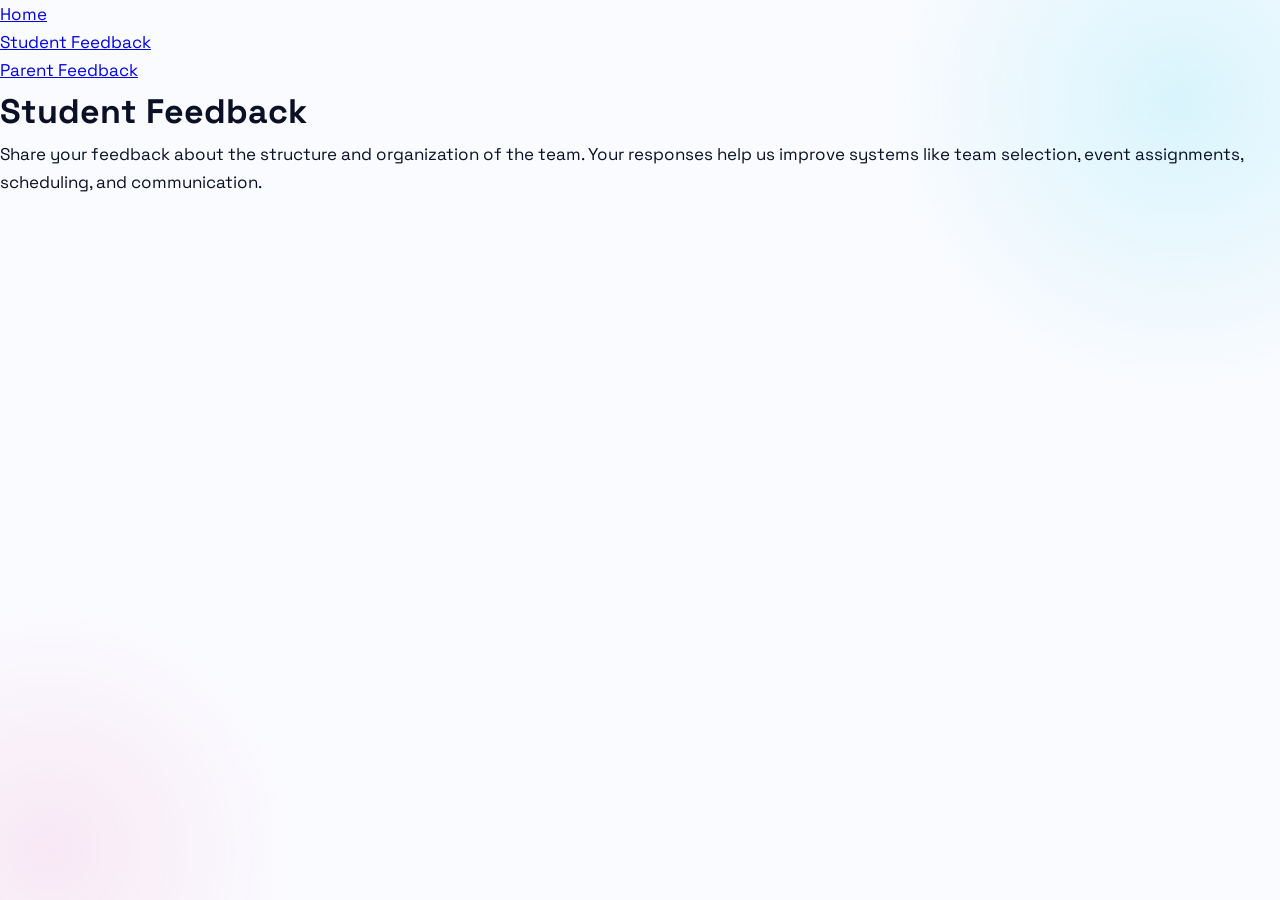
<file: student-feedback.html>
<!DOCTYPE html>
<html lang="en">
<head>
  <meta charset="UTF-8">
  <meta name="viewport" content="width=device-width, initial-scale=1.0">
  <title>Student Feedback — Science Olympiad</title>
  <link rel="stylesheet" href="styles.css">
</head>
<body>
  <nav>
    <ul>
      <li><a href="index.html">Home</a></li>
      <li><a href="student-feedback.html">Student Feedback</a></li>
      <li><a href="parent-feedback.html">Parent Feedback</a></li>
    </ul>
  </nav>

  <main>
    <h1>Student Feedback</h1>

    <p>Share your feedback about the structure and organization of the team. Your responses help us improve systems like team selection, event assignments, scheduling, and communication.</p>

    <div class="form-embed">
      <!-- Replace the src below with your actual Student Feedback Google Form embed URL -->
      <!-- In Google Forms: Share → Send → Embed HTML, copy the src from the iframe -->
      <iframe src="https://docs.google.com/forms/d/e/YOUR_STUDENT_FORM_ID/viewform?embedded=true" frameborder="0" marginheight="0" marginwidth="0">Loading…</iframe>
    </div>
  </main>
</body>
</html>
</file>
<file: styles.css>
/* ==========================================================
   Fallon Science Olympiad — Bold Edition
   ========================================================== */

@import url('https://fonts.googleapis.com/css2?family=Space+Grotesk:wght@400;500;600;700&family=Fraunces:opsz,wght@9..144,600;9..144,800;9..144,900&family=DM+Sans:wght@400;500;700&display=swap');

:root {
  /* Bold palette */
  --navy: #0a1f4d;
  --navy-deep: #050f2e;
  --navy-soft: #1c3578;
  --gold: #ffd60a;
  --gold-warm: #ffb700;
  --cyan: #22d3ee;
  --magenta: #ec4899;
  --lime: #a3e635;

  /* Surface */
  --bg: #fafbff;
  --surface: #ffffff;
  --ink: #0a1126;
  --ink-soft: #4a5273;
  --line: #e5e9f4;

  /* Effects */
  --shadow-sm: 0 4px 14px rgba(10, 31, 77, 0.08);
  --shadow: 0 12px 40px rgba(10, 31, 77, 0.14);
  --shadow-lg: 0 24px 60px rgba(10, 31, 77, 0.22);
  --shadow-pop: 0 10px 30px rgba(255, 214, 10, 0.35);

  /* Type */
  --font-display: 'Fraunces', Georgia, serif;
  --font-sans: 'Space Grotesk', 'DM Sans', system-ui, sans-serif;
}

* { margin: 0; padding: 0; box-sizing: border-box; }
html { scroll-behavior: smooth; }

body {
  font-family: var(--font-sans);
  color: var(--ink);
  background: var(--bg);
  line-height: 1.65;
  font-size: 17px;
  overflow-x: hidden;
}

::selection { background: var(--gold); color: var(--navy); }

/* Background sparkle */
body::before {
  content: '';
  position: fixed;
  top: -200px;
  right: -200px;
  width: 600px;
  height: 600px;
  background: radial-gradient(circle, rgba(34, 211, 238, 0.15) 0%, transparent 70%);
  pointer-events: none;
  z-index: -1;
}

body::after {
  content: '';
  position: fixed;
  bottom: -200px;
  left: -200px;
  width: 500px;
  height: 500px;
  background: radial-gradient(circle, rgba(236, 72, 153, 0.1) 0%, transparent 70%);
  pointer-events: none;
  z-index: -1;
}

/* ============== NAVBAR ============== */
.navbar {
  background: rgba(10, 31, 77, 0.95);
  backdrop-filter: blur(12px);
  -webkit-backdrop-filter: blur(12px);
  color: #fff;
  position: sticky;
  top: 0;
  z-index: 1000;
  border-bottom: 1px solid rgba(255, 214, 10, 0.2);
}

.nav-container {
  max-width: 1200px;
  margin: 0 auto;
  display: flex;
  justify-content: space-between;
  align-items: center;
  padding: 1rem 2rem;
  flex-wrap: wrap;
  gap: 1rem;
}

.nav-logo {
  display: flex;
  align-items: center;
  gap: 0.85rem;
  text-decoration: none;
  color: #fff;
}

.nav-logo-mark {
  width: 56px;
  height: 56px;
  border-radius: 14px;
  background: #fff;
  display: flex;
  align-items: center;
  justify-content: center;
  padding: 4px;
  box-shadow: var(--shadow-pop);
  transition: transform 0.3s;
  overflow: hidden;
  flex-shrink: 0;
}

.nav-logo-mark img {
  width: 100%;
  height: 100%;
  object-fit: contain;
  display: block;
}

.nav-logo:hover .nav-logo-mark { transform: scale(1.06) rotate(-2deg); }

.nav-logo-text { display: flex; flex-direction: column; line-height: 1.1; }
.nav-logo-text strong {
  font-family: var(--font-display);
  font-weight: 800;
  font-size: 1.1rem;
  letter-spacing: 0.3px;
}
.nav-logo-text span {
  font-size: 0.72rem;
  color: var(--gold);
  letter-spacing: 2px;
  text-transform: uppercase;
  font-weight: 600;
}

.nav-links {
  list-style: none;
  display: flex;
  gap: 2.25rem;
  align-items: center;
}

.nav-links a {
  color: #fff;
  text-decoration: none;
  font-weight: 500;
  font-size: 0.96rem;
  position: relative;
  padding: 0.4rem 0;
}

.nav-links a::after {
  content: '';
  position: absolute;
  bottom: 0;
  left: 50%;
  width: 0;
  height: 3px;
  background: var(--gold);
  transition: width 0.3s, left 0.3s;
  border-radius: 2px;
}

.nav-links a:hover::after,
.nav-links a.active::after {
  width: 100%;
  left: 0;
}

.nav-links a.active { color: var(--gold); font-weight: 600; }

/* ============== HERO ============== */
.hero {
  background:
    radial-gradient(circle at 15% 20%, rgba(34, 211, 238, 0.25) 0%, transparent 45%),
    radial-gradient(circle at 85% 75%, rgba(255, 214, 10, 0.2) 0%, transparent 45%),
    linear-gradient(135deg, var(--navy-deep) 0%, var(--navy) 50%, var(--navy-soft) 100%);
  color: #fff;
  padding: 6rem 2rem 7rem;
  position: relative;
  overflow: hidden;
}

/* Floating shapes */
.hero::before {
  content: '';
  position: absolute;
  top: 15%;
  right: 8%;
  width: 120px;
  height: 120px;
  border: 3px solid var(--gold);
  border-radius: 30%;
  opacity: 0.5;
  animation: float 8s ease-in-out infinite;
}

.hero::after {
  content: '';
  position: absolute;
  bottom: 18%;
  left: 6%;
  width: 80px;
  height: 80px;
  background: var(--cyan);
  border-radius: 50%;
  opacity: 0.3;
  animation: float 6s ease-in-out infinite reverse;
}

@keyframes float {
  0%, 100% { transform: translateY(0) rotate(0deg); }
  50% { transform: translateY(-25px) rotate(15deg); }
}

.hero-content {
  position: relative;
  max-width: 980px;
  margin: 0 auto;
  text-align: center;
  z-index: 1;
}

.hero-badge {
  display: inline-block;
  background: rgba(255, 214, 10, 0.15);
  border: 1px solid rgba(255, 214, 10, 0.4);
  color: var(--gold);
  padding: 0.4rem 1rem;
  border-radius: 999px;
  font-size: 0.78rem;
  letter-spacing: 2px;
  text-transform: uppercase;
  font-weight: 600;
  margin-bottom: 1.5rem;
}

.hero h1 {
  font-family: var(--font-display);
  font-size: clamp(2.5rem, 6.5vw, 5rem);
  font-weight: 900;
  line-height: 1.05;
  margin-bottom: 1.25rem;
  letter-spacing: -1px;
}

.hero h1 .accent {
  background: linear-gradient(120deg, var(--gold) 0%, var(--gold-warm) 100%);
  -webkit-background-clip: text;
  background-clip: text;
  -webkit-text-fill-color: transparent;
  font-style: italic;
  position: relative;
}

.hero h1 .underline {
  position: relative;
  display: inline-block;
}

.hero h1 .underline::after {
  content: '';
  position: absolute;
  left: -3%;
  right: -3%;
  bottom: 6%;
  height: 14px;
  background: var(--gold);
  z-index: -1;
  opacity: 0.55;
  border-radius: 4px;
  transform: skewX(-8deg);
}

.tagline {
  font-family: var(--font-display);
  font-size: clamp(1.15rem, 1.8vw, 1.5rem);
  font-weight: 600;
  font-style: italic;
  line-height: 1.45;
  opacity: 0.95;
  max-width: 700px;
  margin: 0 auto 2.5rem;
  color: #f0e9c2;
  letter-spacing: -0.2px;
}

.tagline em {
  color: var(--gold);
  font-style: normal;
  font-weight: 700;
}

.hero-cta { display: inline-flex; gap: 1rem; flex-wrap: wrap; justify-content: center; }

/* ============== BUTTONS ============== */
.btn {
  display: inline-flex;
  align-items: center;
  gap: 0.5rem;
  padding: 0.95rem 1.85rem;
  border-radius: 999px;
  text-decoration: none;
  font-weight: 600;
  font-size: 1rem;
  font-family: var(--font-sans);
  letter-spacing: 0.3px;
  border: 2px solid transparent;
  cursor: pointer;
  transition: all 0.25s ease;
  position: relative;
}

.btn-primary {
  background: linear-gradient(135deg, var(--gold) 0%, var(--gold-warm) 100%);
  color: var(--navy);
  box-shadow: var(--shadow-pop);
}

.btn-primary:hover {
  transform: translateY(-3px) scale(1.02);
  box-shadow: 0 16px 40px rgba(255, 214, 10, 0.5);
}

.btn-outline {
  border-color: rgba(255,255,255,0.4);
  color: #fff;
  background: rgba(255,255,255,0.05);
  backdrop-filter: blur(8px);
}

.btn-outline:hover {
  background: #fff;
  color: var(--navy);
  border-color: #fff;
  transform: translateY(-3px);
}

.btn-arrow::after {
  content: '→';
  display: inline-block;
  transition: transform 0.25s;
}

.btn-arrow:hover::after { transform: translateX(4px); }

/* ============== SECTION LAYOUT ============== */
main { min-height: 60vh; }
.section { padding: 5rem 2rem; position: relative; }
.container { max-width: 1140px; margin: 0 auto; }

.section-eyebrow {
  display: block;
  text-align: center;
  color: var(--magenta);
  font-size: 0.8rem;
  letter-spacing: 3px;
  text-transform: uppercase;
  font-weight: 700;
  margin-bottom: 0.5rem;
}

.section-title {
  font-family: var(--font-display);
  font-size: clamp(2rem, 4vw, 3rem);
  font-weight: 900;
  color: var(--navy);
  text-align: center;
  letter-spacing: -0.5px;
  line-height: 1.1;
  margin-bottom: 0.5rem;
}

.section-title .squiggle {
  font-style: italic;
  background: linear-gradient(120deg, var(--magenta) 0%, var(--gold-warm) 100%);
  -webkit-background-clip: text;
  background-clip: text;
  -webkit-text-fill-color: transparent;
}

.section-subtitle {
  font-family: var(--font-display);
  text-align: center;
  color: var(--ink-soft);
  margin-bottom: 3rem;
  font-size: 1.2rem;
  font-weight: 600;
  font-style: italic;
  max-width: 640px;
  margin-left: auto;
  margin-right: auto;
  line-height: 1.5;
}

.section-subtitle em {
  color: var(--magenta);
  font-style: normal;
  font-weight: 700;
}

.divider {
  width: 60px;
  height: 5px;
  background: linear-gradient(90deg, var(--gold), var(--magenta));
  margin: 1rem auto 2rem;
  border-radius: 3px;
}

/* ============== CARDS ============== */
.card {
  background: var(--surface);
  border-radius: 18px;
  padding: 2.25rem;
  box-shadow: var(--shadow-sm);
  border: 1px solid var(--line);
  transition: transform 0.25s, box-shadow 0.25s;
  position: relative;
  overflow: hidden;
}

.card::before {
  content: '';
  position: absolute;
  top: 0;
  left: 0;
  right: 0;
  height: 4px;
  background: linear-gradient(90deg, var(--gold), var(--magenta), var(--cyan));
  transform: scaleX(0);
  transform-origin: left;
  transition: transform 0.4s ease;
}

.card:hover {
  transform: translateY(-6px);
  box-shadow: var(--shadow);
}

.card:hover::before { transform: scaleX(1); }

.card h3 {
  font-family: var(--font-display);
  color: var(--navy);
  margin-bottom: 0.75rem;
  font-size: 1.45rem;
  font-weight: 800;
  letter-spacing: -0.3px;
}

.card p { color: var(--ink); margin-bottom: 0.85rem; }
.card p:last-child { margin-bottom: 0; }

.card-icon {
  width: 56px;
  height: 56px;
  border-radius: 14px;
  background: linear-gradient(135deg, var(--gold) 0%, var(--gold-warm) 100%);
  color: var(--navy);
  display: flex;
  align-items: center;
  justify-content: center;
  font-size: 1.6rem;
  margin-bottom: 1.25rem;
  box-shadow: var(--shadow-pop);
}

.card.alt-1 .card-icon {
  background: linear-gradient(135deg, var(--cyan) 0%, #0ea5e9 100%);
  color: #fff;
  box-shadow: 0 8px 24px rgba(34,211,238,0.4);
}

.card.alt-2 .card-icon {
  background: linear-gradient(135deg, var(--magenta) 0%, #be185d 100%);
  color: #fff;
  box-shadow: 0 8px 24px rgba(236,72,153,0.4);
}

.card.alt-3 .card-icon {
  background: linear-gradient(135deg, var(--lime) 0%, #65a30d 100%);
  color: var(--navy);
}

.grid-2 {
  display: grid;
  grid-template-columns: repeat(auto-fit, minmax(300px, 1fr));
  gap: 1.75rem;
}

.grid-3 {
  display: grid;
  grid-template-columns: repeat(auto-fit, minmax(260px, 1fr));
  gap: 1.5rem;
}

/* ============== HIGHLIGHT TEXT ============== */
.highlight {
  font-weight: 700;
  background: linear-gradient(180deg, transparent 60%, rgba(255, 214, 10, 0.55) 60%);
  padding: 0 3px;
}

.highlight-cyan {
  font-weight: 700;
  background: linear-gradient(180deg, transparent 60%, rgba(34, 211, 238, 0.45) 60%);
  padding: 0 3px;
}

.highlight-pink {
  font-weight: 700;
  background: linear-gradient(180deg, transparent 60%, rgba(236, 72, 153, 0.4) 60%);
  padding: 0 3px;
}

a.text-link {
  color: var(--navy);
  font-weight: 600;
  text-decoration: underline;
  text-decoration-color: var(--gold);
  text-decoration-thickness: 2px;
  text-underline-offset: 4px;
}

a.text-link:hover {
  color: var(--magenta);
  text-decoration-color: var(--magenta);
}

/* ============== STORY CARD (long-form text) ============== */
.story-card {
  background: var(--surface);
  border-radius: 24px;
  padding: 3rem 3.5rem;
  box-shadow: var(--shadow);
  border: 1px solid var(--line);
  position: relative;
  font-size: 1.08rem;
  line-height: 1.8;
}

.story-card::before {
  content: '"';
  position: absolute;
  top: -10px;
  left: 30px;
  font-family: var(--font-display);
  font-size: 7rem;
  color: var(--gold);
  opacity: 0.25;
  line-height: 1;
  font-weight: 900;
}

.story-card p { margin-bottom: 1.25rem; }
.story-card p:last-child { margin-bottom: 0; }

/* ============== FEATURE LIST ============== */
.feature-list { list-style: none; padding: 0; }

.feature-list li {
  padding: 0.6rem 0 0.6rem 2.25rem;
  position: relative;
}

.feature-list li::before {
  content: '✓';
  position: absolute;
  left: 0;
  top: 0.6rem;
  width: 22px;
  height: 22px;
  border-radius: 50%;
  background: linear-gradient(135deg, var(--gold), var(--gold-warm));
  color: var(--navy);
  font-weight: 800;
  font-size: 0.75rem;
  display: flex;
  align-items: center;
  justify-content: center;
}

/* ============== STEP CARD ============== */
.step-card {
  background: var(--surface);
  border-radius: 20px;
  padding: 2.5rem 2rem 2rem;
  box-shadow: var(--shadow-sm);
  position: relative;
  padding-top: 4rem;
  border: 1px solid var(--line);
  transition: transform 0.25s, box-shadow 0.25s;
}

.step-card:hover {
  transform: translateY(-6px);
  box-shadow: var(--shadow);
}

.step-number {
  position: absolute;
  top: -22px;
  left: 2rem;
  width: 60px;
  height: 60px;
  border-radius: 18px;
  background: linear-gradient(135deg, var(--navy) 0%, var(--navy-soft) 100%);
  color: var(--gold);
  display: flex;
  align-items: center;
  justify-content: center;
  font-family: var(--font-display);
  font-size: 1.8rem;
  font-weight: 900;
  box-shadow: var(--shadow);
  transform: rotate(-6deg);
  transition: transform 0.3s;
}

.step-card:hover .step-number { transform: rotate(0deg); }

.step-card h3 {
  font-family: var(--font-display);
  color: var(--navy);
  margin-bottom: 0.75rem;
  font-size: 1.5rem;
  font-weight: 800;
}

/* ============== CONTACT BLOCK ============== */
.contact-block {
  background:
    radial-gradient(circle at 20% 30%, rgba(34, 211, 238, 0.18) 0%, transparent 50%),
    radial-gradient(circle at 80% 70%, rgba(255, 214, 10, 0.18) 0%, transparent 50%),
    linear-gradient(135deg, var(--navy) 0%, var(--navy-soft) 100%);
  color: #fff;
  padding: 3.5rem 2.5rem;
  border-radius: 24px;
  text-align: center;
  position: relative;
  overflow: hidden;
  border: 1px solid rgba(255,214,10,0.2);
}

.contact-block h3 {
  font-family: var(--font-display);
  color: var(--gold);
  margin-bottom: 0.75rem;
  font-size: 2rem;
  font-weight: 800;
}

.contact-block p { color: rgba(255,255,255,0.9); }

.contact-block a {
  color: var(--gold);
  font-weight: 700;
  font-size: 1.25rem;
  text-decoration: none;
  border-bottom: 2px dashed var(--gold);
  padding-bottom: 2px;
}

.contact-block a:hover {
  color: #fff;
  border-bottom-color: #fff;
}

.contact-block .btn { margin-top: 1rem; }

/* ============== PLACEHOLDER NOTE ============== */
.placeholder-note {
  background: linear-gradient(120deg, rgba(255, 214, 10, 0.18), rgba(236, 72, 153, 0.1));
  border-left: 5px solid var(--gold);
  padding: 1.25rem 1.5rem;
  margin: 1.5rem 0;
  border-radius: 12px;
  color: var(--navy);
  font-size: 0.95rem;
}

.placeholder-note strong { color: var(--navy-deep); }
.placeholder-note code {
  background: rgba(10, 31, 77, 0.08);
  padding: 0.1rem 0.35rem;
  border-radius: 4px;
  font-size: 0.85em;
}

/* ============== MEETING CALLOUT ============== */
.meeting-callout {
  background: linear-gradient(135deg, var(--navy) 0%, var(--navy-soft) 100%);
  border: 3px solid var(--gold);
  border-radius: 16px;
  padding: 1.75rem 2rem;
  margin-top: 1.5rem;
  color: #fff;
  box-shadow: var(--shadow-pop);
}

.meeting-callout-header {
  font-family: var(--font-display);
  font-size: 1.15rem;
  color: var(--gold);
  margin-bottom: 1rem;
  letter-spacing: 0.01em;
}

.meeting-callout-details {
  display: flex;
  flex-wrap: wrap;
  gap: 0.75rem 2rem;
  margin-bottom: 1rem;
}

.meeting-detail {
  font-size: 1rem;
  color: #e0e8ff;
}

.meeting-detail strong {
  color: var(--gold);
}

.meeting-callout-note {
  font-size: 0.93rem;
  color: #c8d4f0;
  border-top: 1px solid rgba(255, 214, 10, 0.25);
  padding-top: 0.85rem;
  margin-top: 0.25rem;
}

.meeting-callout-note strong {
  color: var(--gold);
}

/* ============== SUMMER TIP ============== */
.summer-tip {
  display: flex;
  align-items: flex-start;
  gap: 1rem;
  background: linear-gradient(120deg, rgba(34, 211, 238, 0.1), rgba(163, 230, 53, 0.08));
  border-left: 5px solid var(--cyan);
  border-radius: 0 12px 12px 0;
  padding: 1.25rem 1.5rem;
  margin-top: 2.5rem;
  font-size: 0.97rem;
  color: var(--ink);
}

.summer-tip-icon {
  font-size: 1.6rem;
  flex-shrink: 0;
  margin-top: 0.1rem;
}

.summer-tip-body strong {
  color: var(--navy);
  display: block;
  margin-bottom: 0.35rem;
  font-size: 1rem;
}

.summer-tip-body em {
  font-style: normal;
  font-weight: 600;
  color: var(--magenta);
}

/* ============== STEM PASSION BOX ============== */
.stem-passion-box {
  display: flex;
  align-items: flex-start;
  gap: 1.25rem;
  background: linear-gradient(120deg, rgba(255, 214, 10, 0.12), rgba(236, 72, 153, 0.07));
  border: 2px solid rgba(255, 214, 10, 0.4);
  border-radius: 16px;
  padding: 1.75rem 2rem;
  max-width: 780px;
  margin: 0 auto;
}

.stem-passion-icon {
  font-size: 2rem;
  flex-shrink: 0;
  margin-top: 0.1rem;
}

.stem-passion-text {
  font-size: 1.05rem;
  color: var(--ink);
  line-height: 1.7;
}

.stem-passion-text strong {
  display: block;
  margin-bottom: 0.5rem;
  color: var(--navy);
  font-size: 1.08rem;
}

/* ============== COACH PHOTO ============== */
.coach-photo-img {
  width: 100%;
  max-height: 320px;
  object-fit: cover;
  object-position: top;
  border-radius: 14px 14px 0 0;
  display: block;
}

/* ============== COACH PROFILES ============== */
.coach-card {
  background: var(--surface);
  border-radius: 24px;
  overflow: hidden;
  box-shadow: var(--shadow);
  display: flex;
  flex-direction: column;
  border: 1px solid var(--line);
  transition: transform 0.3s, box-shadow 0.3s;
}

.coach-card:hover {
  transform: translateY(-8px);
  box-shadow: var(--shadow-lg);
}

.coach-photo {
  width: 100%;
  height: 360px;
  background: linear-gradient(135deg, var(--navy) 0%, var(--navy-soft) 50%, var(--magenta) 100%);
  display: flex;
  align-items: center;
  justify-content: center;
  color: var(--gold);
  font-family: var(--font-display);
  font-size: 5rem;
  font-weight: 900;
  position: relative;
  overflow: hidden;
}

.coach-photo::after {
  content: '';
  position: absolute;
  inset: 0;
  background:
    radial-gradient(circle at 30% 30%, rgba(255,214,10,0.3) 0%, transparent 40%),
    radial-gradient(circle at 70% 70%, rgba(34,211,238,0.25) 0%, transparent 40%);
}

.coach-photo > span { position: relative; z-index: 1; }

.coach-photo img {
  width: 100%;
  height: 100%;
  object-fit: cover;
}

.coach-photo .photo-placeholder-text {
  position: absolute;
  bottom: 1rem;
  left: 0;
  right: 0;
  text-align: center;
  font-size: 0.85rem;
  color: rgba(255,255,255,0.85);
  font-weight: 500;
  font-family: var(--font-sans);
  z-index: 2;
}

.coach-info { padding: 2rem; }

.coach-info h3 {
  font-family: var(--font-display);
  color: var(--navy);
  font-size: 1.75rem;
  margin-bottom: 0.4rem;
  font-weight: 800;
}

.coach-info .role {
  display: inline-block;
  background: linear-gradient(135deg, var(--gold), var(--gold-warm));
  color: var(--navy);
  font-weight: 700;
  text-transform: uppercase;
  letter-spacing: 1.5px;
  font-size: 0.72rem;
  padding: 0.3rem 0.85rem;
  border-radius: 999px;
  margin-bottom: 1.25rem;
}

.coach-info p { color: var(--ink); margin-bottom: 0.85rem; }

/* ============== PHOTO GALLERY ============== */
.gallery {
  display: grid;
  grid-template-columns: repeat(auto-fill, minmax(260px, 1fr));
  gap: 1rem;
}

.gallery-item {
  background: var(--surface);
  border-radius: 14px;
  overflow: hidden;
  box-shadow: var(--shadow-sm);
  aspect-ratio: 4 / 5;
  display: flex;
  align-items: center;
  justify-content: center;
  position: relative;
  transition: transform 0.3s, box-shadow 0.3s;
  cursor: zoom-in;
}

.gallery-item:hover {
  transform: translateY(-6px) scale(1.02);
  box-shadow: var(--shadow-lg);
  z-index: 2;
}

.gallery-item img {
  width: 100%;
  height: 100%;
  object-fit: cover;
}

.gallery-placeholder {
  width: 100%;
  height: 100%;
  background:
    linear-gradient(135deg, rgba(255,214,10,0.15), rgba(236,72,153,0.1)),
    repeating-linear-gradient(45deg, var(--bg) 0px, var(--bg) 12px, #f0f3fc 12px, #f0f3fc 24px);
  display: flex;
  flex-direction: column;
  align-items: center;
  justify-content: center;
  color: var(--ink-soft);
  text-align: center;
  padding: 1rem;
  font-family: var(--font-sans);
}

.gallery-placeholder .icon {
  font-size: 3rem;
  margin-bottom: 0.6rem;
  filter: drop-shadow(0 2px 8px rgba(10,31,77,0.15));
}

.gallery-placeholder .label {
  font-size: 0.85rem;
  font-weight: 600;
  color: var(--navy);
  line-height: 1.4;
}

.gallery-placeholder .label small {
  display: block;
  margin-top: 0.3rem;
  font-weight: 400;
  color: var(--ink-soft);
}

.gallery-section-title {
  font-family: var(--font-display);
  color: var(--navy);
  font-size: 1.85rem;
  font-weight: 800;
  margin: 3rem 0 1.25rem;
  position: relative;
  display: flex;
  align-items: center;
  gap: 0.85rem;
}

.gallery-section-title::before {
  content: '';
  width: 8px;
  height: 32px;
  background: linear-gradient(180deg, var(--gold), var(--magenta));
  border-radius: 4px;
}

/* Photo strip (used on non-archive pages) */
.photo-strip {
  display: grid;
  grid-template-columns: repeat(auto-fit, minmax(220px, 1fr));
  gap: 0.85rem;
  margin: 2rem 0;
}

.photo-strip .gallery-item { aspect-ratio: 4 / 5; }

/* Hero photo callout (single big image) */
.hero-photo-feature {
  max-width: 1140px;
  margin: -3rem auto 0;
  padding: 0 2rem;
  position: relative;
  z-index: 5;
}

.hero-photo-feature .frame {
  border-radius: 24px;
  overflow: hidden;
  box-shadow: var(--shadow-lg);
  border: 6px solid #fff;
  aspect-ratio: 16 / 7;
  background: linear-gradient(135deg, var(--navy), var(--navy-soft));
  position: relative;
  display: flex;
  align-items: center;
  justify-content: center;
}

.hero-photo-feature .frame img {
  width: 100%;
  height: 100%;
  object-fit: cover;
}

.hero-photo-feature .caption {
  position: absolute;
  bottom: 1.25rem;
  left: 1.5rem;
  background: rgba(10,31,77,0.85);
  backdrop-filter: blur(8px);
  color: var(--gold);
  padding: 0.5rem 1rem;
  border-radius: 999px;
  font-size: 0.85rem;
  font-weight: 600;
  letter-spacing: 1px;
  text-transform: uppercase;
}

/* ============== AFFILIATION BADGE (official logo) ============== */
.affiliation {
  display: inline-flex;
  align-items: center;
  gap: 0.85rem;
  background: rgba(255,255,255,0.05);
  border: 1px solid rgba(255,214,10,0.25);
  padding: 0.6rem 1rem 0.6rem 0.6rem;
  border-radius: 999px;
  margin: 1.5rem auto 0;
}

.affiliation img {
  height: 44px;
  width: auto;
  display: block;
  background: #fff;
  border-radius: 8px;
  padding: 4px 6px;
}

.affiliation .label {
  font-family: var(--font-display);
  font-size: 0.78rem;
  letter-spacing: 1.5px;
  text-transform: uppercase;
  color: rgba(255,255,255,0.85);
  font-weight: 600;
}

.affiliation .label strong {
  display: block;
  color: var(--gold);
  font-size: 0.95rem;
  letter-spacing: 0.5px;
  text-transform: none;
  font-weight: 800;
  font-style: italic;
}

/* When the official logo file isn't present, hide the affiliation block */
.affiliation img:not([src]),
.affiliation img[src=""] {
  display: none;
}

/* ============== SCIOLY BANNER ============== */
.scioly-banner {
  width: 100%;
  max-width: 1200px;
  margin: 3rem auto;
  padding: 0 2rem;
}

.scioly-banner .banner-frame {
  border-radius: 20px;
  overflow: hidden;
  box-shadow: var(--shadow);
  border: 4px solid var(--gold);
  position: relative;
  aspect-ratio: 1200 / 280;
}

.scioly-banner img,
.scioly-banner svg {
  width: 100%;
  height: 100%;
  display: block;
  object-fit: cover;
}

/* Hero photo "missing" placeholder — make it feel intentional */
.hero-photo-feature .frame .photo-pending {
  position: absolute;
  inset: 0;
  display: flex;
  flex-direction: column;
  align-items: center;
  justify-content: center;
  text-align: center;
  color: #fff;
  background:
    radial-gradient(circle at 25% 30%, rgba(255,214,10,0.25) 0%, transparent 45%),
    radial-gradient(circle at 75% 70%, rgba(34,211,238,0.2) 0%, transparent 45%),
    radial-gradient(circle at 50% 50%, rgba(236,72,153,0.15) 0%, transparent 50%),
    linear-gradient(135deg, var(--navy-deep) 0%, var(--navy) 100%);
  padding: 2rem;
  gap: 0.75rem;
}

.hero-photo-feature .frame .photo-pending .icon {
  font-size: 3.5rem;
  filter: drop-shadow(0 4px 16px rgba(255,214,10,0.4));
}

.hero-photo-feature .frame .photo-pending .label {
  font-family: var(--font-display);
  font-size: 1.5rem;
  font-weight: 800;
  color: var(--gold);
  font-style: italic;
}

.hero-photo-feature .frame .photo-pending .filename {
  font-family: var(--font-sans);
  font-size: 0.85rem;
  color: rgba(255,255,255,0.7);
  font-weight: 500;
  letter-spacing: 1.5px;
  text-transform: uppercase;
}

/* ============== COMPETITIVE BANNER (15 SPOTS) ============== */
.competitive-banner {
  background:
    radial-gradient(circle at 15% 30%, rgba(236, 72, 153, 0.35) 0%, transparent 50%),
    radial-gradient(circle at 85% 70%, rgba(255, 214, 10, 0.3) 0%, transparent 50%),
    linear-gradient(135deg, #1a0533 0%, var(--navy-deep) 50%, #2a0a4a 100%);
  color: #fff;
  padding: 3.5rem 2.5rem;
  border-radius: 28px;
  text-align: center;
  position: relative;
  overflow: hidden;
  border: 2px solid var(--gold);
  box-shadow: 0 24px 60px rgba(236, 72, 153, 0.25);
  margin: 2rem 0;
}

.competitive-banner::before {
  content: '★';
  position: absolute;
  top: 1rem;
  left: 2rem;
  color: var(--gold);
  font-size: 1.5rem;
  opacity: 0.5;
}
.competitive-banner::after {
  content: '★';
  position: absolute;
  bottom: 1rem;
  right: 2rem;
  color: var(--magenta);
  font-size: 1.5rem;
  opacity: 0.5;
}

.competitive-banner .spotlight {
  display: inline-block;
  background: linear-gradient(135deg, var(--gold) 0%, var(--gold-warm) 100%);
  color: var(--navy);
  padding: 0.4rem 1rem;
  border-radius: 999px;
  font-size: 0.78rem;
  letter-spacing: 3px;
  text-transform: uppercase;
  font-weight: 800;
  margin-bottom: 1.25rem;
  box-shadow: var(--shadow-pop);
}

.competitive-banner h2 {
  font-family: var(--font-display);
  font-size: clamp(2rem, 4.5vw, 3.5rem);
  font-weight: 900;
  line-height: 1.05;
  margin-bottom: 1rem;
  letter-spacing: -1px;
}

.competitive-banner h2 .number {
  background: linear-gradient(120deg, var(--gold), var(--gold-warm));
  -webkit-background-clip: text;
  background-clip: text;
  -webkit-text-fill-color: transparent;
  font-style: italic;
  font-size: 1.3em;
}

.competitive-banner .sub {
  font-family: var(--font-display);
  font-style: italic;
  font-size: 1.2rem;
  font-weight: 600;
  color: rgba(255,255,255,0.92);
  max-width: 600px;
  margin: 0 auto;
}

/* ============== RESULTS TABLE (Tournament archive) ============== */
.results-block {
  background: var(--surface);
  border-radius: 22px;
  padding: 2.5rem;
  box-shadow: var(--shadow);
  border: 1px solid var(--line);
  margin-bottom: 2rem;
  position: relative;
  overflow: hidden;
}

.results-block::before {
  content: '';
  position: absolute;
  top: 0;
  left: 0;
  right: 0;
  height: 6px;
  background: linear-gradient(90deg, var(--gold), var(--magenta), var(--cyan));
}

.results-block h3 {
  font-family: var(--font-display);
  font-size: 1.85rem;
  color: var(--navy);
  font-weight: 800;
  margin-bottom: 0.4rem;
  display: flex;
  align-items: center;
  gap: 0.75rem;
  flex-wrap: wrap;
}

.results-block .results-tagline {
  color: var(--ink-soft);
  font-style: italic;
  font-family: var(--font-display);
  margin-bottom: 1.5rem;
  font-weight: 500;
  font-size: 1.05rem;
}

.results-block .place-overall {
  display: inline-block;
  background: linear-gradient(135deg, var(--navy) 0%, var(--navy-soft) 100%);
  color: var(--gold);
  padding: 0.4rem 1rem;
  border-radius: 999px;
  font-weight: 700;
  font-size: 0.85rem;
  letter-spacing: 1.5px;
  text-transform: uppercase;
}

.results-list {
  list-style: none;
  padding: 0;
  display: grid;
  gap: 0.7rem;
}

.result-row {
  display: flex;
  align-items: center;
  gap: 1rem;
  padding: 0.85rem 1rem;
  background: var(--bg);
  border-radius: 12px;
  border-left: 4px solid var(--line);
  transition: transform 0.15s, box-shadow 0.15s;
}

.result-row:hover {
  transform: translateX(4px);
  box-shadow: var(--shadow-sm);
}

.result-row.gold { border-left-color: #f59e0b; background: linear-gradient(90deg, rgba(245,158,11,0.12), transparent 70%); }
.result-row.silver { border-left-color: #94a3b8; background: linear-gradient(90deg, rgba(148,163,184,0.12), transparent 70%); }
.result-row.bronze { border-left-color: #b45309; background: linear-gradient(90deg, rgba(180,83,9,0.12), transparent 70%); }

.medal {
  width: 44px;
  height: 44px;
  border-radius: 50%;
  display: flex;
  align-items: center;
  justify-content: center;
  font-family: var(--font-display);
  font-weight: 900;
  font-size: 1rem;
  flex-shrink: 0;
  color: #fff;
  box-shadow: var(--shadow-sm);
}

.medal-1 { background: linear-gradient(135deg, #fbbf24, #f59e0b); color: var(--navy); }
.medal-2 { background: linear-gradient(135deg, #cbd5e1, #94a3b8); color: var(--navy); }
.medal-3 { background: linear-gradient(135deg, #d97706, #b45309); }
.medal-other { background: linear-gradient(135deg, var(--navy), var(--navy-soft)); color: var(--gold); }

.event-name {
  font-weight: 700;
  color: var(--navy);
  flex: 1;
  font-size: 1rem;
}

.event-name .athletes {
  display: block;
  font-weight: 500;
  font-size: 0.85rem;
  color: var(--ink-soft);
  font-style: italic;
  margin-top: 0.15rem;
}

.event-meta {
  font-size: 0.78rem;
  color: var(--ink-soft);
  text-align: right;
  font-weight: 500;
  letter-spacing: 0.5px;
  text-transform: uppercase;
  flex-shrink: 0;
}

@media (max-width: 600px) {
  .result-row { flex-wrap: wrap; }
  .event-meta { width: 100%; text-align: left; padding-left: 60px; }
}

/* ============== EVENT TAGS ============== */
.event-tags {
  display: flex;
  flex-wrap: wrap;
  gap: 0.6rem;
  margin: 1.5rem 0;
}

.event-tag {
  display: inline-flex;
  align-items: center;
  gap: 0.5rem;
  background: var(--surface);
  color: var(--navy);
  padding: 0.55rem 1rem;
  border-radius: 999px;
  font-weight: 600;
  font-size: 0.9rem;
  border: 1.5px solid var(--line);
  transition: transform 0.15s, border-color 0.15s, background 0.2s;
}

.event-tag:hover {
  transform: translateY(-2px);
  border-color: var(--gold);
  background: linear-gradient(135deg, rgba(255,214,10,0.12), rgba(236,72,153,0.06));
}

.event-tag .dot {
  width: 8px;
  height: 8px;
  border-radius: 50%;
  background: var(--gold);
}

.event-tag.build .dot { background: var(--cyan); }
.event-tag.lab .dot { background: var(--magenta); }
.event-tag.study .dot { background: var(--lime); }

.event-legend {
  display: flex;
  flex-wrap: wrap;
  gap: 1.25rem;
  justify-content: center;
  margin-bottom: 1rem;
  font-size: 0.85rem;
  color: var(--ink-soft);
}

.event-legend-item {
  display: inline-flex;
  align-items: center;
  gap: 0.4rem;
}

.event-legend-item .dot {
  width: 10px;
  height: 10px;
  border-radius: 50%;
}

/* ============== STATS BANNER ============== */
.stats-banner {
  background: linear-gradient(135deg, var(--navy) 0%, var(--navy-soft) 100%);
  color: #fff;
  padding: 3rem 2rem;
  border-radius: 24px;
  display: grid;
  grid-template-columns: repeat(auto-fit, minmax(180px, 1fr));
  gap: 2rem;
  text-align: center;
  position: relative;
  overflow: hidden;
  margin: 2rem 0;
}

.stats-banner::before {
  content: '';
  position: absolute;
  top: -50%;
  right: -10%;
  width: 400px;
  height: 400px;
  background: radial-gradient(circle, rgba(255,214,10,0.15) 0%, transparent 70%);
}

.stat {
  position: relative;
  z-index: 1;
}

.stat .num {
  font-family: var(--font-display);
  font-size: 3.5rem;
  font-weight: 900;
  background: linear-gradient(120deg, var(--gold), var(--gold-warm));
  -webkit-background-clip: text;
  background-clip: text;
  -webkit-text-fill-color: transparent;
  line-height: 1;
}

.stat .label {
  font-size: 0.85rem;
  letter-spacing: 2px;
  text-transform: uppercase;
  color: rgba(255,255,255,0.85);
  margin-top: 0.5rem;
  font-weight: 600;
}

/* ============== FOOTER ============== */
footer {
  background: var(--navy-deep);
  color: #fff;
  padding: 3.5rem 2rem 1.75rem;
  text-align: center;
  margin-top: 5rem;
  position: relative;
  overflow: hidden;
}

footer::before {
  content: '';
  position: absolute;
  top: 0;
  left: 0;
  right: 0;
  height: 5px;
  background: linear-gradient(90deg, var(--gold) 0%, var(--magenta) 50%, var(--cyan) 100%);
}

.footer-content { max-width: 1100px; margin: 0 auto; }

footer h4 {
  font-family: var(--font-display);
  color: var(--gold);
  margin-bottom: 0.6rem;
  font-size: 1.5rem;
  font-weight: 800;
}

footer p {
  opacity: 0.85;
  font-size: 0.96rem;
  margin-bottom: 0.5rem;
}

footer a {
  color: var(--gold);
  text-decoration: none;
  font-weight: 600;
}

footer a:hover { color: #fff; }

footer .divider-line {
  height: 1px;
  background: rgba(255,255,255,0.12);
  margin: 1.75rem 0 1.25rem;
}

footer .copyright { font-size: 0.82rem; opacity: 0.6; }

/* ============== LIGHTBOX ============== */
.lightbox {
  position: fixed;
  inset: 0;
  background: rgba(5,15,46,0.95);
  display: none;
  align-items: center;
  justify-content: center;
  z-index: 9999;
  cursor: pointer;
  padding: 2rem;
  backdrop-filter: blur(8px);
}
.lightbox.active { display: flex; }
.lightbox img {
  max-width: 90%;
  max-height: 90vh;
  object-fit: contain;
  border-radius: 12px;
  box-shadow: 0 24px 80px rgba(0,0,0,0.6);
  border: 4px solid var(--gold);
}
.lightbox-close {
  position: absolute;
  top: 1.5rem;
  right: 2rem;
  color: var(--gold);
  font-size: 2.5rem;
  cursor: pointer;
  background: none;
  border: none;
  line-height: 1;
}

/* ============== UTILITY ============== */
.text-center { text-align: center; }
.mt-4 { margin-top: 2rem; }

/* ============== RESPONSIVE ============== */
@media (max-width: 768px) {
  body { font-size: 16px; }
  .nav-container { padding: 1rem; }
  .nav-links { gap: 1.25rem; width: 100%; justify-content: center; margin-top: 0.5rem; }
  .nav-links a { font-size: 0.88rem; }
  .hero { padding: 4rem 1rem 5rem; }
  .section { padding: 3.5rem 1rem; }
  .story-card { padding: 2rem 1.5rem; }
  .step-number { left: 1.5rem; }
  .coach-photo { height: 280px; }
  .stats-banner { padding: 2rem 1rem; gap: 1.25rem; }
  .stat .num { font-size: 2.5rem; }
  .hero-photo-feature .frame { aspect-ratio: 16 / 10; border-width: 4px; }
}
</file>
